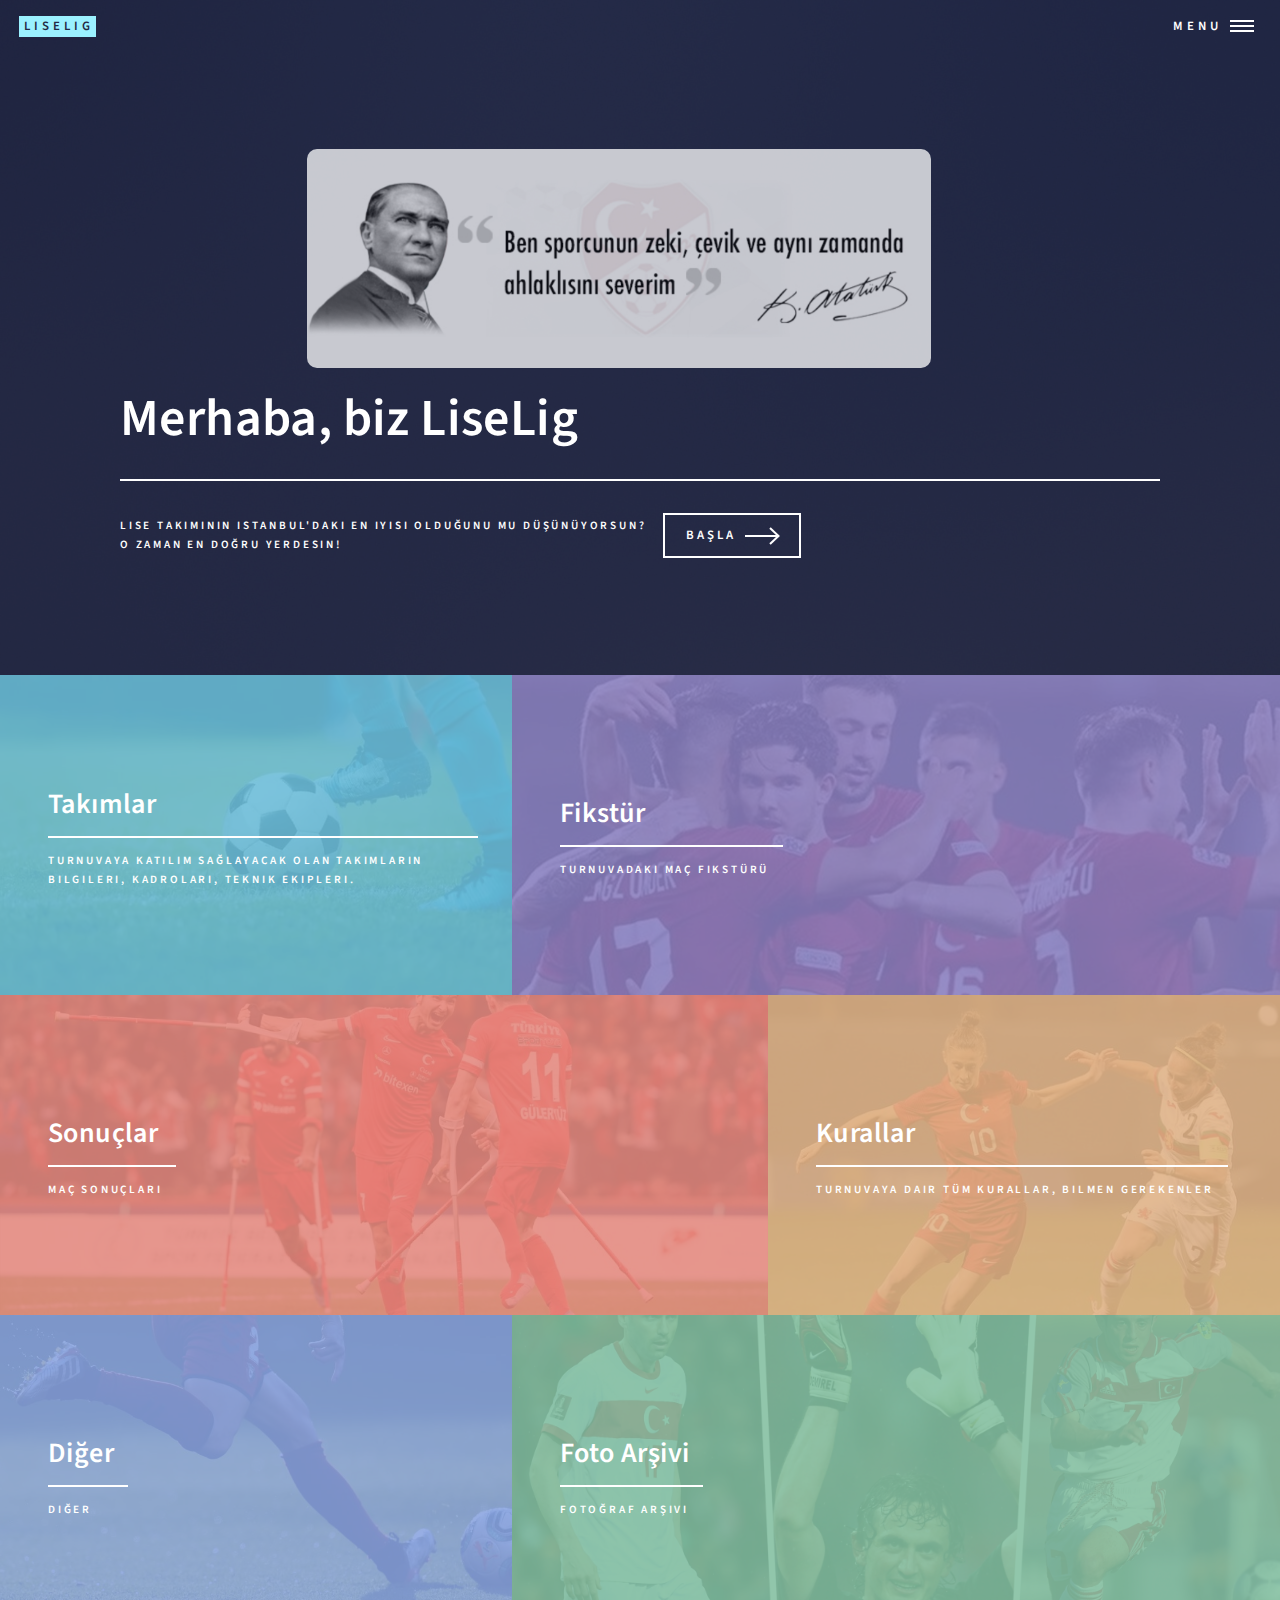
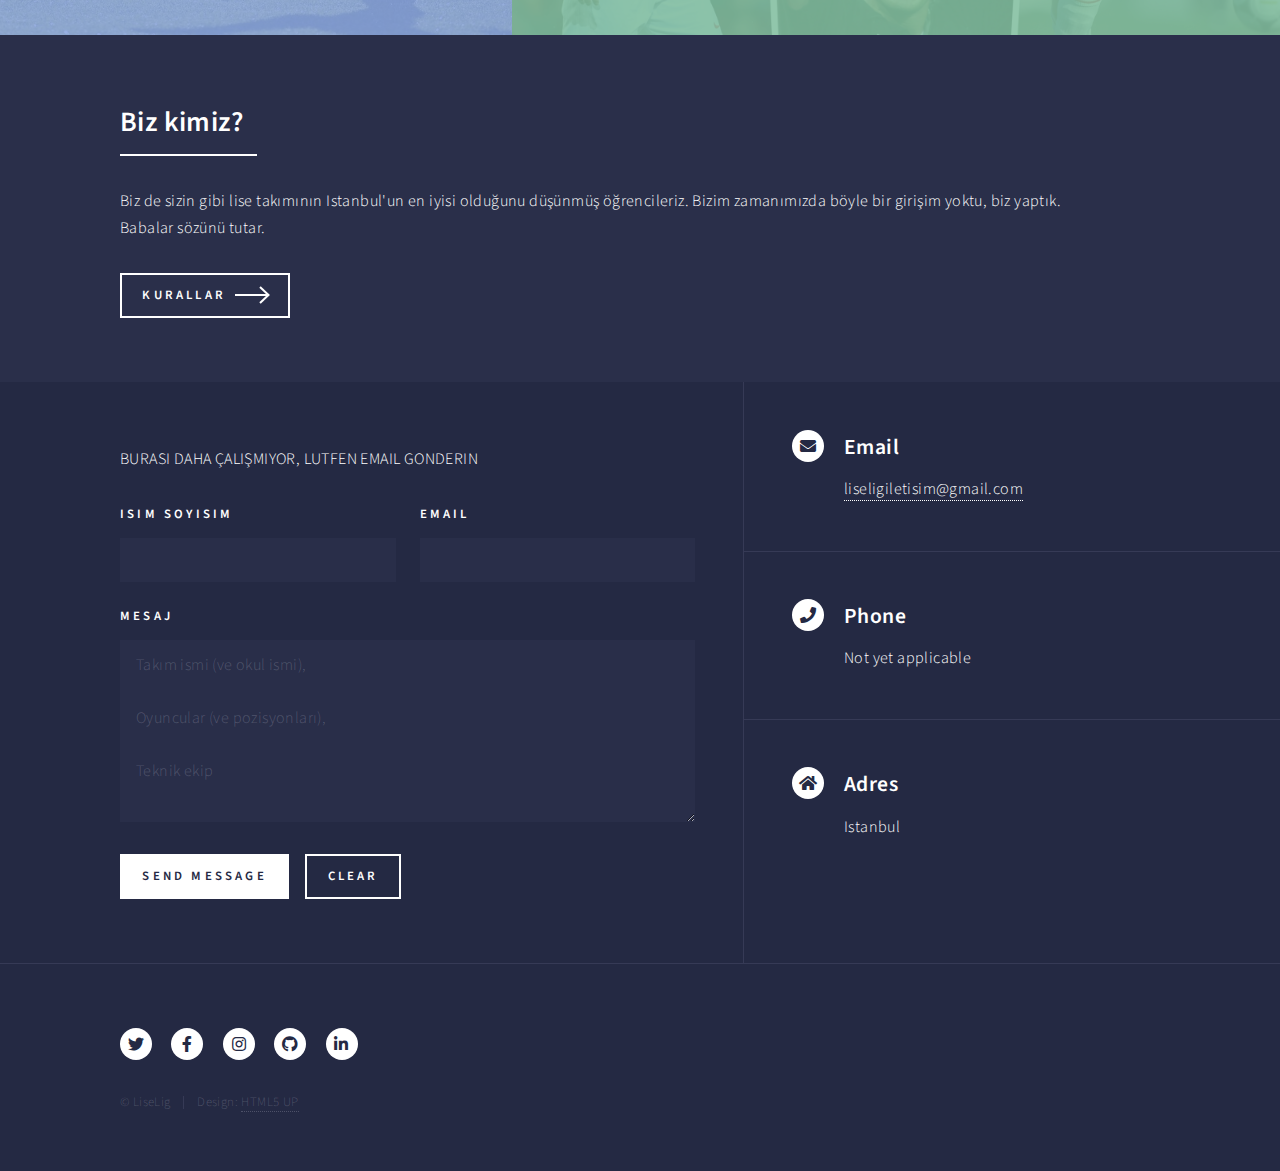
<file: index.html>
<!DOCTYPE HTML>
<html>
	<head>
		<title>Liselig - Main</title>
		<meta charset="utf-8" />
		<meta name="viewport" content="width=device-width, initial-scale=1, user-scalable=no" />
		<link rel="stylesheet" href="assets/css/main.css" />
		<noscript><link rel="stylesheet" href="assets/css/noscript.css" /></noscript>
	</head>
	<body class="is-preload">

		<!-- Wrapper -->
			<div id="wrapper">

				<!-- Header -->
					<header id="header" class="alt">
						<a href="index.html" class="logo"><strong>Liselig</strong> <span></span></a>
						<nav>
							<a href="#menu">Menu</a>
						</nav>
					</header>

				<!-- Menu -->
					<nav id="menu">
						<ul class="links">
							<li><a href="index.html">Ana Sayfa</a></li>
							<li><a href="rules.html">Kurallar</a></li>
							<!--
							<li><a href="generic.html">İki</a></li>
							<li><a href="elements.html">Üc</a></li>
							-->
						</ul>
						<ul class="actions stacked">
							<li><a href="#" class="button primary fit">Başla</a></li>
							<!--
							<li><a href="#" class="button fit">Giriş yap</a></li>
							-->
						</ul>
					</nav>

				<!-- Banner -->
					<section id="banner" class="major">
						<div class="inner">
							<span class="">
								<img src="images/ataturk.jpg" alt="" style="width: 60%; margin-left: 18%; opacity: 75%; border-radius: 10px;"/>
							</span>
							<header class="major">
								<h1>Merhaba, biz LiseLig</h1>
							</header>
							<div class="content">
								<p>Lise takımının Istanbul'daki en iyisi olduğunu mu düşünüyorsun?<br />
								O zaman en doğru yerdesin!</p>
								<ul class="actions">
									<li><a href="#one" class="button next scrolly">Başla</a></li>
								</ul>
							</div>
						</div>
					</section>

				<!-- Main -->
					<div id="main">

						<!-- One -->
							<section id="one" class="tiles">
								<article>
									<span class="image">
										<img src="images/pic12.jpg" alt="" />
									</span>
									<header class="major">
										<h3><a href="rules.html" class="link">Takımlar</a></h3>
										<p>Turnuvaya katılım sağlayacak olan takımların bilgileri, kadroları, teknik ekipleri.</p>
									</header>
								</article>
								<article>
									<span class="image">
										<img src="images/pic13.jpg" alt="" />
									</span>
									<header class="major">
										<h3><a href="rules.html" class="link">Fikstür</a></h3>
										<p>Turnuvadaki maç fikstürü</p>
									</header>
								</article>
								<article>
									<span class="image">
										<img src="images/pic14.jpg" alt="" />
									</span>
									<header class="major">
										<h3><a href="rules.html" class="link">Sonuçlar</a></h3>
										<p>Maç sonuçları</p>
									</header>
								</article>
								<article>
									<span class="image">
										<img src="images/pic15.jpg" alt="" />
									</span>
									<header class="major">
										<h3><a href="rules.html" class="link">Kurallar</a></h3>
										<p>Turnuvaya dair tüm kurallar, bilmen gerekenler</p>
									</header>
								</article>
								<article>
									<span class="image">
										<img src="images/pic16.jpg" alt="" />
									</span>
									<header class="major">
										<h3><a href="rules.html" class="link">Diğer</a></h3>
										<p>Diğer</p>
									</header>
								</article>
								<article>
									<span class="image">
										<img src="images/pic17.jpg" alt="" />
									</span>
									<header class="major">
										<h3><a href="rules.html" class="link">Foto Arşivi</a></h3>
										<p>Fotoğraf arşivi</p>
									</header>
								</article>
							</section>

						<!-- Two -->
							<section id="two">
								<div class="inner">
									<header class="major">
										<h2>Biz kimiz?</h2>
									</header>
									<p>Biz de sizin gibi lise takımının Istanbul'un en iyisi olduğunu düşünmüş öğrencileriz. Bizim zamanımızda böyle bir girişim yoktu, biz yaptık. <br>Babalar sözünü tutar. </p>
									<ul class="actions">
										<li><a href="rules.html" class="button next">Kurallar</a></li>
									</ul>
								</div>
							</section>

					</div>

				<!-- Contact -->
					<section id="contact">
						<div class="inner">
							<section>
								<form method="post" action="#">
									<p>BURASI DAHA ÇALIŞMIYOR, LUTFEN EMAIL GONDERIN <br></p>
									<div class="fields">
										<div class="field half">
											<label for="name">Isim soyisim</label>
											<input type="text" name="name" id="name" />
										</div>
										<div class="field half">
											<label for="email">Email</label>
											<input type="text" name="email" id="email" />
										</div>
										<div class="field">
											<label for="message">Mesaj</label>
											<textarea name="message" id="message" placeholder=	"Takım ismi (ve okul ismi),
																								Oyuncular (ve pozisyonları), 
																								Teknik ekip" rows="6"></textarea>
										</div>
									</div>
									<ul class="actions">
										<li><input type="submit" value="Send Message" class="primary" /></li>
										<li><input type="reset" value="Clear" /></li>
									</ul>
								</form>
							</section>
							<section class="split">
								<section>
									<div class="contact-method">
										<span class="icon solid alt fa-envelope"></span>
										<h3>Email</h3>
										<a href="mailto:liseligiletisim@gmail.com">liseligiletisim@gmail.com</a>
									</div>
								</section>
								<section>
									<div class="contact-method">
										<span class="icon solid alt fa-phone"></span>
										<h3>Phone</h3>
										<span>Not yet applicable</span>
									</div>
								</section>
								<section>
									<div class="contact-method">
										<span class="icon solid alt fa-home"></span>
										<h3>Adres</h3>
										<span>Istanbul</span>
									</div>
								</section>
							</section>
						</div>
					</section>

				<!-- Footer -->
					<footer id="footer">
						<div class="inner">
							<ul class="icons">
								<li><a href="#" class="icon brands alt fa-twitter"><span class="label">Twitter</span></a></li>
								<li><a href="#" class="icon brands alt fa-facebook-f"><span class="label">Facebook</span></a></li>
								<li><a href="#" class="icon brands alt fa-instagram"><span class="label">Instagram</span></a></li>
								<li><a href="#" class="icon brands alt fa-github"><span class="label">GitHub</span></a></li>
								<li><a href="#" class="icon brands alt fa-linkedin-in"><span class="label">LinkedIn</span></a></li>
							</ul>
							<ul class="copyright">
								<li>&copy; LiseLig</li><li>Design: <a href="https://html5up.net">HTML5 UP</a></li>
							</ul>
						</div>
					</footer>

			</div>

		<!-- Scripts -->
			<script src="assets/js/jquery.min.js"></script>
			<script src="assets/js/jquery.scrolly.min.js"></script>
			<script src="assets/js/jquery.scrollex.min.js"></script>
			<script src="assets/js/browser.min.js"></script>
			<script src="assets/js/breakpoints.min.js"></script>
			<script src="assets/js/util.js"></script>
			<script src="assets/js/main.js"></script>

	</body>
</html>
</file>
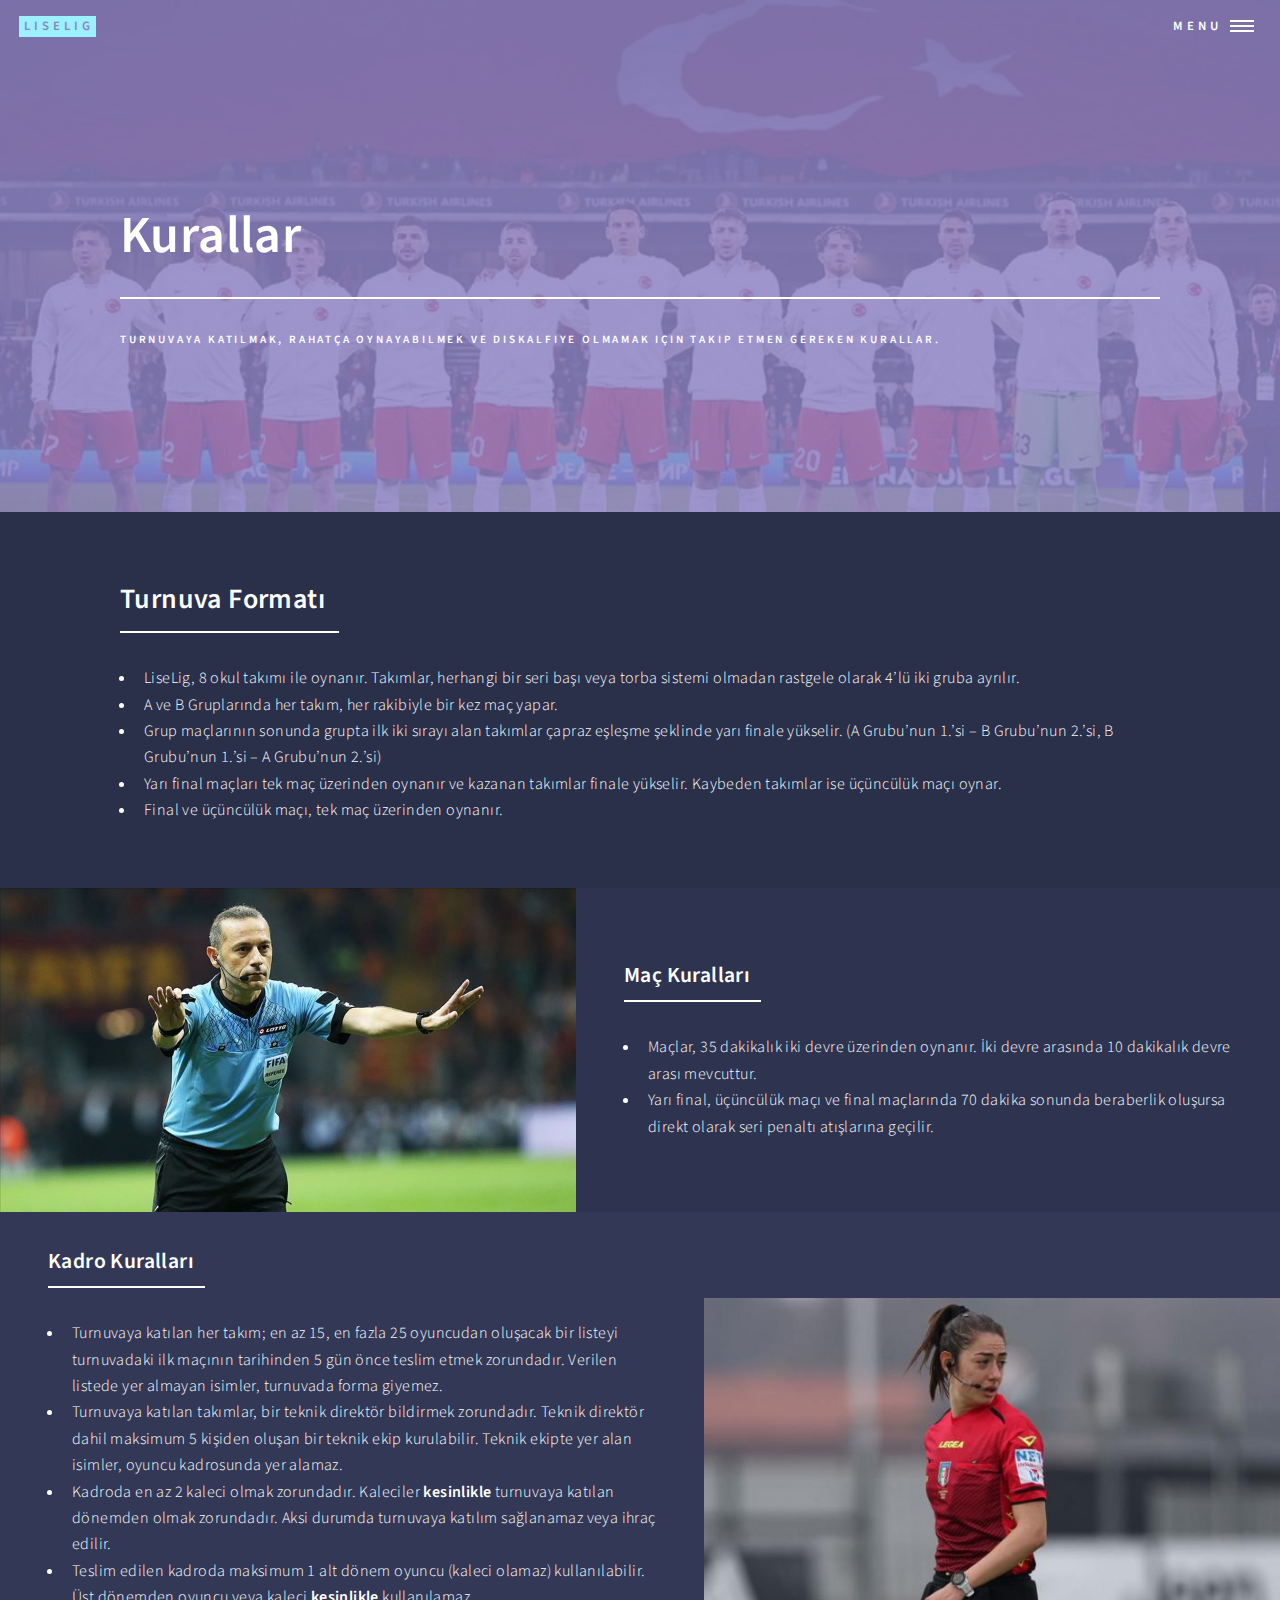
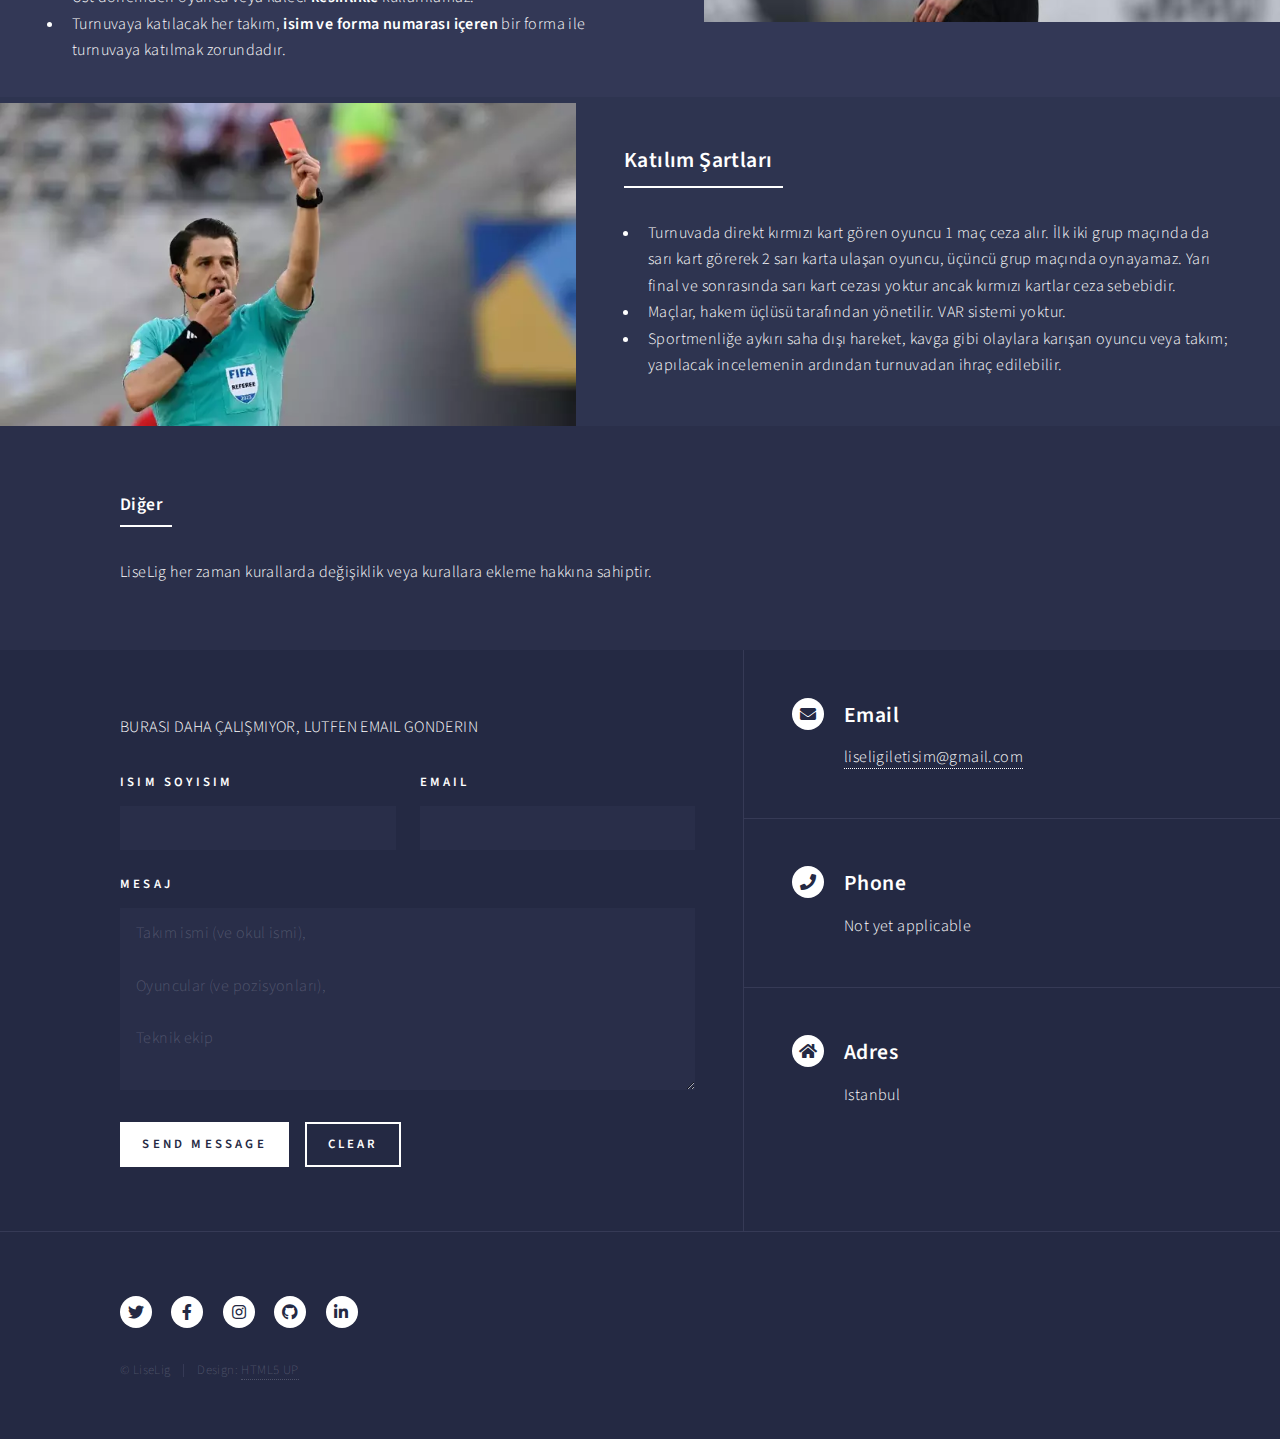
<file: rules.html>
<!DOCTYPE HTML>
<html>
	<head>
		<title>Liselig - Rules</title>
		<meta charset="utf-8" />
		<meta name="viewport" content="width=device-width, initial-scale=1, user-scalable=no" />
		<link rel="stylesheet" href="assets/css/main.css" />
		<noscript><link rel="stylesheet" href="assets/css/noscript.css" /></noscript>
	</head>
	<body class="is-preload">

		<!-- Wrapper -->
			<div id="wrapper">

				<!-- Header -->
				<!-- Note: The "styleN" class below should match that of the banner element. -->
					<header id="header" class="alt style2">
						<a href="index.html" class="logo"><strong>LiseLig</strong> <span></span></a>
						<nav>
							<a href="#menu">Menu</a>
						</nav>
					</header>

				<!-- Menu -->
					<nav id="menu">
						<ul class="links">
							<li><a href="index.html">Ana Sayfa</a></li>
							<li><a href="rules.html">Kurallar</a></li>
							<!--
							<li><a href="generic.html">İki</a></li>
							<li><a href="elements.html">Üc</a></li>
							-->
						</ul>
						<ul class="actions stacked">
							<li><a href="#" class="button primary fit">Başla</a></li>
						    <!--
							<li><a href="#" class="button fit">Giriş yap</a></li>
							-->
						</ul>
					</nav>

				<!-- Banner -->
				<!-- Note: The "styleN" class below should match that of the header element. -->
					<section id="banner" class="style2">
						<div class="inner">
							<span class="image">
								<img src="images/pic18.jpg" alt="" />
							</span>
							<header class="major">
								<h1>Kurallar</h1>
							</header>
							<div class="content">
								<p>Turnuvaya katılmak, rahatça oynayabilmek ve diskalfiye olmamak için takip etmen gereken kurallar.</p>
							</div>
						</div>
					</section>

				<!-- Main -->
					<div id="main">

						<!-- One -->
							<section id="one">
								<div class="inner">
									<header class="major">
										<h2>Turnuva Formatı</h2>
									</header>
									<p>
										<ul>
											<li>LiseLig, 8 okul takımı ile oynanır. Takımlar, herhangi bir seri başı veya torba sistemi olmadan rastgele olarak 4’lü iki gruba ayrılır.</li>
											<li>A ve B Gruplarında her takım, her rakibiyle bir kez maç yapar.</li>
											<li>Grup maçlarının sonunda grupta ilk iki sırayı alan takımlar çapraz eşleşme şeklinde yarı finale yükselir. (A Grubu’nun 1.’si – B Grubu’nun 2.’si, B Grubu’nun 1.’si – A Grubu’nun 2.’si)</li>
											<li>Yarı final maçları tek maç üzerinden oynanır ve kazanan takımlar finale yükselir. Kaybeden takımlar ise üçüncülük maçı oynar.</li>
											<li>Final ve üçüncülük maçı, tek maç üzerinden oynanır.</li>
										</ul>
									</p>
								</div>
							</section>

						<!-- Two -->
							<section id="two" class="spotlights">
								<section>
									<a href="#" class="image">
										<img src="images/pic21.jpg" alt="" data-position="center center" />
									</a>
									<div class="content">
										<div class="inner">
											<header class="major">
												<h3>Maç Kuralları</h3>
											</header>
											<p>
												<ul>
													<li>Maçlar, 35 dakikalık iki devre üzerinden oynanır. İki devre arasında 10 dakikalık devre arası mevcuttur.</li>
													<li>Yarı final, üçüncülük maçı ve final maçlarında 70 dakika sonunda beraberlik oluşursa direkt olarak seri penaltı atışlarına geçilir.</li>
												</ul>
											</p>
											<!-- 
											<ul class="actions">
												<li><a href="generic.html" class="button">Learn more</a></li>
											</ul>
											-->
										</div>
									</div>
								</section>
								<section>
									<a href="#" class="image">
										<img src="images/pic20.jpg" alt="" data-position="10% center" style="margin-top: 15%;" />
									</a>
									<div class="content">
										<div class="inner">
											<header class="major">
												<h3>Kadro Kuralları</h3>
											</header>
											<p>
												<ul>
													<li>Turnuvaya katılan her takım; en az 15, en fazla 25 oyuncudan oluşacak bir listeyi turnuvadaki ilk maçının tarihinden 5 gün önce teslim etmek zorundadır. Verilen listede yer almayan isimler, turnuvada forma giyemez.</li>
													<li>Turnuvaya katılan takımlar, bir teknik direktör bildirmek zorundadır. Teknik direktör dahil maksimum 5 kişiden oluşan bir teknik ekip kurulabilir. Teknik ekipte yer alan isimler, oyuncu kadrosunda yer alamaz.</li>
													<li>Kadroda en az 2 kaleci olmak zorundadır. Kaleciler <b>kesinlikle</b> turnuvaya katılan dönemden olmak zorundadır. Aksi durumda turnuvaya katılım sağlanamaz veya ihraç edilir.</li>
													<li>Teslim edilen kadroda maksimum 1 alt dönem oyuncu (kaleci olamaz) kullanılabilir. Üst dönemden oyuncu veya kaleci <b>kesinlikle</b> kullanılamaz.</li>
													<li>Turnuvaya katılacak her takım, <b>isim ve forma numarası içeren</b> bir forma ile turnuvaya katılmak zorundadır.</li>
												</ul>
											</p>
											<!-- 
											<ul class="actions">
												<li><a href="generic.html" class="button">Learn more</a></li>
											</ul>
											-->
										</div>
									</div>
								</section>

								
								<section>
									<a href="#" class="image">
										<img src="images/pic19.jpg" alt="" data-position="25% 25%" style="margin-top: 1%;"/>
									</a>
									<div class="content">
										<div class="inner">
											<header class="major">
												<h3>Katılım Şartları</h3>
											</header>
											<p>
												<ul>
													<li>Turnuvada direkt kırmızı kart gören oyuncu 1 maç ceza alır. İlk iki grup maçında da sarı kart görerek 2 sarı karta ulaşan oyuncu, üçüncü grup maçında oynayamaz. Yarı final ve sonrasında sarı kart cezası yoktur ancak kırmızı kartlar ceza sebebidir.</li>
													<li>Maçlar, hakem üçlüsü tarafından yönetilir. VAR sistemi yoktur.</li>
													<li>Sportmenliğe aykırı saha dışı hareket, kavga gibi olaylara karışan oyuncu veya takım; yapılacak incelemenin ardından turnuvadan ihraç edilebilir.</li>
												</ul>
											</p>
											<!-- 
											<ul class="actions">
												<li><a href="generic.html" class="button">Learn more</a></li>
											</ul>
											-->
										</div>
									</div>
								</section>
							</section>

						<!-- Three -->
							<section id="three">
								<div class="inner">
									<header class="major">
										<h4>Diğer</h4>
									</header>
									<p>LiseLig her zaman kurallarda değişiklik veya kurallara ekleme hakkına sahiptir.</p>
									<!-- 
									<ul class="actions">
										<li><a href="generic.html" class="button next">Get Started</a></li>
									</ul>
									-->
								</div>
							</section>

					</div>

				<!-- Contact -->
				<section id="contact">
					<div class="inner">
						<section>
							<form method="post" action="#">
								<p>BURASI DAHA ÇALIŞMIYOR, LUTFEN EMAIL GONDERIN <br></p>
								<div class="fields">
									<div class="field half">
										<label for="name">Isim soyisim</label>
										<input type="text" name="name" id="name" />
									</div>
									<div class="field half">
										<label for="email">Email</label>
										<input type="text" name="email" id="email" />
									</div>
									<div class="field">
										<label for="message">Mesaj</label>
										<textarea name="message" id="message" placeholder=	"Takım ismi (ve okul ismi),
																							Oyuncular (ve pozisyonları), 
																							Teknik ekip" rows="6"></textarea>
									</div>
								</div>
								<ul class="actions">
									<li><input type="submit" value="Send Message" class="primary" /></li>
									<li><input type="reset" value="Clear" /></li>
								</ul>
							</form>
						</section>
						<section class="split">
							<section>
								<div class="contact-method">
									<span class="icon solid alt fa-envelope"></span>
									<h3>Email</h3>
									<a href="mailto:liseligiletisim@gmail.com">liseligiletisim@gmail.com</a>
								</div>
							</section>
							<section>
								<div class="contact-method">
									<span class="icon solid alt fa-phone"></span>
									<h3>Phone</h3>
									<span>Not yet applicable</span>
								</div>
							</section>
							<section>
								<div class="contact-method">
									<span class="icon solid alt fa-home"></span>
									<h3>Adres</h3>
									<span>Istanbul</span>
								</div>
							</section>
						</section>
					</div>
				</section>

				<!-- Footer -->
					<footer id="footer">
						<div class="inner">
							<ul class="icons">
								<li><a href="#" class="icon brands alt fa-twitter"><span class="label">Twitter</span></a></li>
								<li><a href="#" class="icon brands alt fa-facebook-f"><span class="label">Facebook</span></a></li>
								<li><a href="#" class="icon brands alt fa-instagram"><span class="label">Instagram</span></a></li>
								<li><a href="#" class="icon brands alt fa-github"><span class="label">GitHub</span></a></li>
								<li><a href="#" class="icon brands alt fa-linkedin-in"><span class="label">LinkedIn</span></a></li>
							</ul>
							<ul class="copyright">
								<li>&copy; LiseLig</li><li>Design: <a href="https://html5up.net">HTML5 UP</a></li>
							</ul>
						</div>
					</footer>

			</div>

		<!-- Scripts -->
			<script src="assets/js/jquery.min.js"></script>
			<script src="assets/js/jquery.scrolly.min.js"></script>
			<script src="assets/js/jquery.scrollex.min.js"></script>
			<script src="assets/js/browser.min.js"></script>
			<script src="assets/js/breakpoints.min.js"></script>
			<script src="assets/js/util.js"></script>
			<script src="assets/js/main.js"></script>

	</body>
</html>
</file>
<file: assets/css/noscript.css>
/* Banner */

	body.is-preload #banner:after {
		opacity: 0.85;
	}

	body.is-preload #banner > .inner {
		-moz-filter: none;
		-webkit-filter: none;
		-ms-filter: none;
		filter: none;
		-moz-transform: none;
		-webkit-transform: none;
		-ms-transform: none;
		transform: none;
		opacity: 1;
	}
</file>
<file: assets/css/main.css>
@import url(fontawesome-all.min.css);
@import url("https://fonts.googleapis.com/css?family=Source+Sans+Pro:300,300italic,600,600italic");

html, body, div, span, applet, object,
iframe, h1, h2, h3, h4, h5, h6, p, blockquote,
pre, a, abbr, acronym, address, big, cite,
code, del, dfn, em, img, ins, kbd, q, s, samp,
small, strike, strong, sub, sup, tt, var, b,
u, i, center, dl, dt, dd, ol, ul, li, fieldset,
form, label, legend, table, caption, tbody,
tfoot, thead, tr, th, td, article, aside,
canvas, details, embed, figure, figcaption,
footer, header, hgroup, menu, nav, output, ruby,
section, summary, time, mark, audio, video {
	margin: 0;
	padding: 0;
	border: 0;
	font-size: 100%;
	font: inherit;
	vertical-align: baseline;}

article, aside, details, figcaption, figure,
footer, header, hgroup, menu, nav, section {
	display: block;}

body {
	line-height: 1;
}

ol, ul {
	list-style: none;
}

blockquote, q {
	quotes: none;
}

	blockquote:before, blockquote:after, q:before, q:after {
		content: '';
		content: none;
	}

table {
	border-collapse: collapse;
	border-spacing: 0;
}

body {
	-webkit-text-size-adjust: none;
}

mark {
	background-color: transparent;
	color: inherit;
}

input::-moz-focus-inner {
	border: 0;
	padding: 0;
}

input, select, textarea {
	-moz-appearance: none;
	-webkit-appearance: none;
	-ms-appearance: none;
	appearance: none;
}

/* Basic */

	@-ms-viewport {
		width: device-width;
	}

	body {
		-ms-overflow-style: scrollbar;
	}

	@media screen and (max-width: 480px) {

		html, body {
			min-width: 320px;
		}

	}

	html {
		box-sizing: border-box;
	}

	*, *:before, *:after {
		box-sizing: inherit;
	}

	body {
		background: #242943;
	}

		body.is-preload *, body.is-preload *:before, body.is-preload *:after {
			-moz-animation: none !important;
			-webkit-animation: none !important;
			-ms-animation: none !important;
			animation: none !important;
			-moz-transition: none !important;
			-webkit-transition: none !important;
			-ms-transition: none !important;
			transition: none !important;
		}

/* Type */

	body, input, select, textarea {
		color: #ffffff;
		font-family: "Source Sans Pro", Helvetica, sans-serif;
		font-size: 17pt;
		font-weight: 300;
		letter-spacing: 0.025em;
		line-height: 1.65;
	}

		@media screen and (max-width: 1680px) {

			body, input, select, textarea {
				font-size: 14pt;
			}

		}

		@media screen and (max-width: 1280px) {

			body, input, select, textarea {
				font-size: 12pt;
			}

		}

		@media screen and (max-width: 360px) {

			body, input, select, textarea {
				font-size: 11pt;
			}

		}

	a {
		-moz-transition: color 0.2s ease-in-out, border-bottom-color 0.2s ease-in-out;
		-webkit-transition: color 0.2s ease-in-out, border-bottom-color 0.2s ease-in-out;
		-ms-transition: color 0.2s ease-in-out, border-bottom-color 0.2s ease-in-out;
		transition: color 0.2s ease-in-out, border-bottom-color 0.2s ease-in-out;
		border-bottom: dotted 1px;
		color: inherit;
		text-decoration: none;
	}

		a:hover {
			border-bottom-color: transparent;
			color: #9bf1ff !important;
		}

		a:active {
			color: #53e3fb !important;
		}

	strong, b {
		color: #ffffff;
		font-weight: 600;
	}

	em, i {
		font-style: italic;
	}

	p {
		margin: 0 0 2em 0;
	}

	h1, h2, h3, h4, h5, h6 {
		color: #ffffff;
		font-weight: 600;
		line-height: 1.65;
		margin: 0 0 1em 0;
	}

		h1 a, h2 a, h3 a, h4 a, h5 a, h6 a {
			color: inherit;
			border-bottom: 0;
		}

	h1 {
		font-size: 2.5em;
	}

	h2 {
		font-size: 1.75em;
	}

	h3 {
		font-size: 1.35em;
	}

	h4 {
		font-size: 1.1em;
	}

	h5 {
		font-size: 0.9em;
	}

	h6 {
		font-size: 0.7em;
	}

	@media screen and (max-width: 736px) {

		h1 {
			font-size: 2em;
		}

		h2 {
			font-size: 1.5em;
		}

		h3 {
			font-size: 1.25em;
		}

	}

	sub {
		font-size: 0.8em;
		position: relative;
		top: 0.5em;
	}

	sup {
		font-size: 0.8em;
		position: relative;
		top: -0.5em;
	}

	blockquote {
		border-left: solid 4px rgba(212, 212, 255, 0.1);
		font-style: italic;
		margin: 0 0 2em 0;
		padding: 0.5em 0 0.5em 2em;
	}

	code {
		background: rgba(212, 212, 255, 0.035);
		font-family: "Courier New", monospace;
		font-size: 0.9em;
		margin: 0 0.25em;
		padding: 0.25em 0.65em;
	}

	pre {
		-webkit-overflow-scrolling: touch;
		font-family: "Courier New", monospace;
		font-size: 0.9em;
		margin: 0 0 2em 0;
	}

		pre code {
			display: block;
			line-height: 1.75;
			padding: 1em 1.5em;
			overflow-x: auto;
		}

	hr {
		border: 0;
		border-bottom: solid 1px rgba(212, 212, 255, 0.1);
		margin: 2em 0;
	}

		hr.major {
			margin: 3em 0;
		}

	.align-left {
		text-align: left;
	}

	.align-center {
		text-align: center;
	}

	.align-right {
		text-align: right;
	}

/* Row */

	.row {
		display: flex;
		flex-wrap: wrap;
		box-sizing: border-box;
		align-items: stretch;
	}

		.row > * {
			box-sizing: border-box;
		}

		.row.gtr-uniform > * > :last-child {
			margin-bottom: 0;
		}

		.row.aln-left {
			justify-content: flex-start;
		}

		.row.aln-center {
			justify-content: center;
		}

		.row.aln-right {
			justify-content: flex-end;
		}

		.row.aln-top {
			align-items: flex-start;
		}

		.row.aln-middle {
			align-items: center;
		}

		.row.aln-bottom {
			align-items: flex-end;
		}

		.row > .imp {
			order: -1;
		}

		.row > .col-1 {
			width: 8.33333%;
		}

		.row > .off-1 {
			margin-left: 8.33333%;
		}

		.row > .col-2 {
			width: 16.66667%;
		}

		.row > .off-2 {
			margin-left: 16.66667%;
		}

		.row > .col-3 {
			width: 25%;
		}

		.row > .off-3 {
			margin-left: 25%;
		}

		.row > .col-4 {
			width: 33.33333%;
		}

		.row > .off-4 {
			margin-left: 33.33333%;
		}

		.row > .col-5 {
			width: 41.66667%;
		}

		.row > .off-5 {
			margin-left: 41.66667%;
		}

		.row > .col-6 {
			width: 50%;
		}

		.row > .off-6 {
			margin-left: 50%;
		}

		.row > .col-7 {
			width: 58.33333%;
		}

		.row > .off-7 {
			margin-left: 58.33333%;
		}

		.row > .col-8 {
			width: 66.66667%;
		}

		.row > .off-8 {
			margin-left: 66.66667%;
		}

		.row > .col-9 {
			width: 75%;
		}

		.row > .off-9 {
			margin-left: 75%;
		}

		.row > .col-10 {
			width: 83.33333%;
		}

		.row > .off-10 {
			margin-left: 83.33333%;
		}

		.row > .col-11 {
			width: 91.66667%;
		}

		.row > .off-11 {
			margin-left: 91.66667%;
		}

		.row > .col-12 {
			width: 100%;
		}

		.row > .off-12 {
			margin-left: 100%;
		}

		.row.gtr-0 {
			margin-top: 0;
			margin-left: 0em;
		}

			.row.gtr-0 > * {
				padding: 0 0 0 0em;
			}

			.row.gtr-0.gtr-uniform {
				margin-top: 0em;
			}

				.row.gtr-0.gtr-uniform > * {
					padding-top: 0em;
				}

		.row.gtr-25 {
			margin-top: 0;
			margin-left: -0.5em;
		}

			.row.gtr-25 > * {
				padding: 0 0 0 0.5em;
			}

			.row.gtr-25.gtr-uniform {
				margin-top: -0.5em;
			}

				.row.gtr-25.gtr-uniform > * {
					padding-top: 0.5em;
				}

		.row.gtr-50 {
			margin-top: 0;
			margin-left: -1em;
		}

			.row.gtr-50 > * {
				padding: 0 0 0 1em;
			}

			.row.gtr-50.gtr-uniform {
				margin-top: -1em;
			}

				.row.gtr-50.gtr-uniform > * {
					padding-top: 1em;
				}

		.row {
			margin-top: 0;
			margin-left: -2em;
		}

			.row > * {
				padding: 0 0 0 2em;
			}

			.row.gtr-uniform {
				margin-top: -2em;
			}

				.row.gtr-uniform > * {
					padding-top: 2em;
				}

		.row.gtr-150 {
			margin-top: 0;
			margin-left: -3em;
		}

			.row.gtr-150 > * {
				padding: 0 0 0 3em;
			}

			.row.gtr-150.gtr-uniform {
				margin-top: -3em;
			}

				.row.gtr-150.gtr-uniform > * {
					padding-top: 3em;
				}

		.row.gtr-200 {
			margin-top: 0;
			margin-left: -4em;
		}

			.row.gtr-200 > * {
				padding: 0 0 0 4em;
			}

			.row.gtr-200.gtr-uniform {
				margin-top: -4em;
			}

				.row.gtr-200.gtr-uniform > * {
					padding-top: 4em;
				}

		@media screen and (max-width: 1680px) {

			.row {
				display: flex;
				flex-wrap: wrap;
				box-sizing: border-box;
				align-items: stretch;
			}

				.row > * {
					box-sizing: border-box;
				}

				.row.gtr-uniform > * > :last-child {
					margin-bottom: 0;
				}

				.row.aln-left {
					justify-content: flex-start;
				}

				.row.aln-center {
					justify-content: center;
				}

				.row.aln-right {
					justify-content: flex-end;
				}

				.row.aln-top {
					align-items: flex-start;
				}

				.row.aln-middle {
					align-items: center;
				}

				.row.aln-bottom {
					align-items: flex-end;
				}

				.row > .imp-xlarge {
					order: -1;
				}

				.row > .col-1-xlarge {
					width: 8.33333%;
				}

				.row > .off-1-xlarge {
					margin-left: 8.33333%;
				}

				.row > .col-2-xlarge {
					width: 16.66667%;
				}

				.row > .off-2-xlarge {
					margin-left: 16.66667%;
				}

				.row > .col-3-xlarge {
					width: 25%;
				}

				.row > .off-3-xlarge {
					margin-left: 25%;
				}

				.row > .col-4-xlarge {
					width: 33.33333%;
				}

				.row > .off-4-xlarge {
					margin-left: 33.33333%;
				}

				.row > .col-5-xlarge {
					width: 41.66667%;
				}

				.row > .off-5-xlarge {
					margin-left: 41.66667%;
				}

				.row > .col-6-xlarge {
					width: 50%;
				}

				.row > .off-6-xlarge {
					margin-left: 50%;
				}

				.row > .col-7-xlarge {
					width: 58.33333%;
				}

				.row > .off-7-xlarge {
					margin-left: 58.33333%;
				}

				.row > .col-8-xlarge {
					width: 66.66667%;
				}

				.row > .off-8-xlarge {
					margin-left: 66.66667%;
				}

				.row > .col-9-xlarge {
					width: 75%;
				}

				.row > .off-9-xlarge {
					margin-left: 75%;
				}

				.row > .col-10-xlarge {
					width: 83.33333%;
				}

				.row > .off-10-xlarge {
					margin-left: 83.33333%;
				}

				.row > .col-11-xlarge {
					width: 91.66667%;
				}

				.row > .off-11-xlarge {
					margin-left: 91.66667%;
				}

				.row > .col-12-xlarge {
					width: 100%;
				}

				.row > .off-12-xlarge {
					margin-left: 100%;
				}

				.row.gtr-0 {
					margin-top: 0;
					margin-left: 0em;
				}

					.row.gtr-0 > * {
						padding: 0 0 0 0em;
					}

					.row.gtr-0.gtr-uniform {
						margin-top: 0em;
					}

						.row.gtr-0.gtr-uniform > * {
							padding-top: 0em;
						}

				.row.gtr-25 {
					margin-top: 0;
					margin-left: -0.5em;
				}

					.row.gtr-25 > * {
						padding: 0 0 0 0.5em;
					}

					.row.gtr-25.gtr-uniform {
						margin-top: -0.5em;
					}

						.row.gtr-25.gtr-uniform > * {
							padding-top: 0.5em;
						}

				.row.gtr-50 {
					margin-top: 0;
					margin-left: -1em;
				}

					.row.gtr-50 > * {
						padding: 0 0 0 1em;
					}

					.row.gtr-50.gtr-uniform {
						margin-top: -1em;
					}

						.row.gtr-50.gtr-uniform > * {
							padding-top: 1em;
						}

				.row {
					margin-top: 0;
					margin-left: -2em;
				}

					.row > * {
						padding: 0 0 0 2em;
					}

					.row.gtr-uniform {
						margin-top: -2em;
					}

						.row.gtr-uniform > * {
							padding-top: 2em;
						}

				.row.gtr-150 {
					margin-top: 0;
					margin-left: -3em;
				}

					.row.gtr-150 > * {
						padding: 0 0 0 3em;
					}

					.row.gtr-150.gtr-uniform {
						margin-top: -3em;
					}

						.row.gtr-150.gtr-uniform > * {
							padding-top: 3em;
						}

				.row.gtr-200 {
					margin-top: 0;
					margin-left: -4em;
				}

					.row.gtr-200 > * {
						padding: 0 0 0 4em;
					}

					.row.gtr-200.gtr-uniform {
						margin-top: -4em;
					}

						.row.gtr-200.gtr-uniform > * {
							padding-top: 4em;
						}

		}

		@media screen and (max-width: 1280px) {

			.row {
				display: flex;
				flex-wrap: wrap;
				box-sizing: border-box;
				align-items: stretch;
			}

				.row > * {
					box-sizing: border-box;
				}

				.row.gtr-uniform > * > :last-child {
					margin-bottom: 0;
				}

				.row.aln-left {
					justify-content: flex-start;
				}

				.row.aln-center {
					justify-content: center;
				}

				.row.aln-right {
					justify-content: flex-end;
				}

				.row.aln-top {
					align-items: flex-start;
				}

				.row.aln-middle {
					align-items: center;
				}

				.row.aln-bottom {
					align-items: flex-end;
				}

				.row > .imp-large {
					order: -1;
				}

				.row > .col-1-large {
					width: 8.33333%;
				}

				.row > .off-1-large {
					margin-left: 8.33333%;
				}

				.row > .col-2-large {
					width: 16.66667%;
				}

				.row > .off-2-large {
					margin-left: 16.66667%;
				}

				.row > .col-3-large {
					width: 25%;
				}

				.row > .off-3-large {
					margin-left: 25%;
				}

				.row > .col-4-large {
					width: 33.33333%;
				}

				.row > .off-4-large {
					margin-left: 33.33333%;
				}

				.row > .col-5-large {
					width: 41.66667%;
				}

				.row > .off-5-large {
					margin-left: 41.66667%;
				}

				.row > .col-6-large {
					width: 50%;
				}

				.row > .off-6-large {
					margin-left: 50%;
				}

				.row > .col-7-large {
					width: 58.33333%;
				}

				.row > .off-7-large {
					margin-left: 58.33333%;
				}

				.row > .col-8-large {
					width: 66.66667%;
				}

				.row > .off-8-large {
					margin-left: 66.66667%;
				}

				.row > .col-9-large {
					width: 75%;
				}

				.row > .off-9-large {
					margin-left: 75%;
				}

				.row > .col-10-large {
					width: 83.33333%;
				}

				.row > .off-10-large {
					margin-left: 83.33333%;
				}

				.row > .col-11-large {
					width: 91.66667%;
				}

				.row > .off-11-large {
					margin-left: 91.66667%;
				}

				.row > .col-12-large {
					width: 100%;
				}

				.row > .off-12-large {
					margin-left: 100%;
				}

				.row.gtr-0 {
					margin-top: 0;
					margin-left: 0em;
				}

					.row.gtr-0 > * {
						padding: 0 0 0 0em;
					}

					.row.gtr-0.gtr-uniform {
						margin-top: 0em;
					}

						.row.gtr-0.gtr-uniform > * {
							padding-top: 0em;
						}

				.row.gtr-25 {
					margin-top: 0;
					margin-left: -0.375em;
				}

					.row.gtr-25 > * {
						padding: 0 0 0 0.375em;
					}

					.row.gtr-25.gtr-uniform {
						margin-top: -0.375em;
					}

						.row.gtr-25.gtr-uniform > * {
							padding-top: 0.375em;
						}

				.row.gtr-50 {
					margin-top: 0;
					margin-left: -0.75em;
				}

					.row.gtr-50 > * {
						padding: 0 0 0 0.75em;
					}

					.row.gtr-50.gtr-uniform {
						margin-top: -0.75em;
					}

						.row.gtr-50.gtr-uniform > * {
							padding-top: 0.75em;
						}

				.row {
					margin-top: 0;
					margin-left: -1.5em;
				}

					.row > * {
						padding: 0 0 0 1.5em;
					}

					.row.gtr-uniform {
						margin-top: -1.5em;
					}

						.row.gtr-uniform > * {
							padding-top: 1.5em;
						}

				.row.gtr-150 {
					margin-top: 0;
					margin-left: -2.25em;
				}

					.row.gtr-150 > * {
						padding: 0 0 0 2.25em;
					}

					.row.gtr-150.gtr-uniform {
						margin-top: -2.25em;
					}

						.row.gtr-150.gtr-uniform > * {
							padding-top: 2.25em;
						}

				.row.gtr-200 {
					margin-top: 0;
					margin-left: -3em;
				}

					.row.gtr-200 > * {
						padding: 0 0 0 3em;
					}

					.row.gtr-200.gtr-uniform {
						margin-top: -3em;
					}

						.row.gtr-200.gtr-uniform > * {
							padding-top: 3em;
						}

		}

		@media screen and (max-width: 980px) {

			.row {
				display: flex;
				flex-wrap: wrap;
				box-sizing: border-box;
				align-items: stretch;
			}

				.row > * {
					box-sizing: border-box;
				}

				.row.gtr-uniform > * > :last-child {
					margin-bottom: 0;
				}

				.row.aln-left {
					justify-content: flex-start;
				}

				.row.aln-center {
					justify-content: center;
				}

				.row.aln-right {
					justify-content: flex-end;
				}

				.row.aln-top {
					align-items: flex-start;
				}

				.row.aln-middle {
					align-items: center;
				}

				.row.aln-bottom {
					align-items: flex-end;
				}

				.row > .imp-medium {
					order: -1;
				}

				.row > .col-1-medium {
					width: 8.33333%;
				}

				.row > .off-1-medium {
					margin-left: 8.33333%;
				}

				.row > .col-2-medium {
					width: 16.66667%;
				}

				.row > .off-2-medium {
					margin-left: 16.66667%;
				}

				.row > .col-3-medium {
					width: 25%;
				}

				.row > .off-3-medium {
					margin-left: 25%;
				}

				.row > .col-4-medium {
					width: 33.33333%;
				}

				.row > .off-4-medium {
					margin-left: 33.33333%;
				}

				.row > .col-5-medium {
					width: 41.66667%;
				}

				.row > .off-5-medium {
					margin-left: 41.66667%;
				}

				.row > .col-6-medium {
					width: 50%;
				}

				.row > .off-6-medium {
					margin-left: 50%;
				}

				.row > .col-7-medium {
					width: 58.33333%;
				}

				.row > .off-7-medium {
					margin-left: 58.33333%;
				}

				.row > .col-8-medium {
					width: 66.66667%;
				}

				.row > .off-8-medium {
					margin-left: 66.66667%;
				}

				.row > .col-9-medium {
					width: 75%;
				}

				.row > .off-9-medium {
					margin-left: 75%;
				}

				.row > .col-10-medium {
					width: 83.33333%;
				}

				.row > .off-10-medium {
					margin-left: 83.33333%;
				}

				.row > .col-11-medium {
					width: 91.66667%;
				}

				.row > .off-11-medium {
					margin-left: 91.66667%;
				}

				.row > .col-12-medium {
					width: 100%;
				}

				.row > .off-12-medium {
					margin-left: 100%;
				}

				.row.gtr-0 {
					margin-top: 0;
					margin-left: 0em;
				}

					.row.gtr-0 > * {
						padding: 0 0 0 0em;
					}

					.row.gtr-0.gtr-uniform {
						margin-top: 0em;
					}

						.row.gtr-0.gtr-uniform > * {
							padding-top: 0em;
						}

				.row.gtr-25 {
					margin-top: 0;
					margin-left: -0.375em;
				}

					.row.gtr-25 > * {
						padding: 0 0 0 0.375em;
					}

					.row.gtr-25.gtr-uniform {
						margin-top: -0.375em;
					}

						.row.gtr-25.gtr-uniform > * {
							padding-top: 0.375em;
						}

				.row.gtr-50 {
					margin-top: 0;
					margin-left: -0.75em;
				}

					.row.gtr-50 > * {
						padding: 0 0 0 0.75em;
					}

					.row.gtr-50.gtr-uniform {
						margin-top: -0.75em;
					}

						.row.gtr-50.gtr-uniform > * {
							padding-top: 0.75em;
						}

				.row {
					margin-top: 0;
					margin-left: -1.5em;
				}

					.row > * {
						padding: 0 0 0 1.5em;
					}

					.row.gtr-uniform {
						margin-top: -1.5em;
					}

						.row.gtr-uniform > * {
							padding-top: 1.5em;
						}

				.row.gtr-150 {
					margin-top: 0;
					margin-left: -2.25em;
				}

					.row.gtr-150 > * {
						padding: 0 0 0 2.25em;
					}

					.row.gtr-150.gtr-uniform {
						margin-top: -2.25em;
					}

						.row.gtr-150.gtr-uniform > * {
							padding-top: 2.25em;
						}

				.row.gtr-200 {
					margin-top: 0;
					margin-left: -3em;
				}

					.row.gtr-200 > * {
						padding: 0 0 0 3em;
					}

					.row.gtr-200.gtr-uniform {
						margin-top: -3em;
					}

						.row.gtr-200.gtr-uniform > * {
							padding-top: 3em;
						}

		}

		@media screen and (max-width: 736px) {

			.row {
				display: flex;
				flex-wrap: wrap;
				box-sizing: border-box;
				align-items: stretch;
			}

				.row > * {
					box-sizing: border-box;
				}

				.row.gtr-uniform > * > :last-child {
					margin-bottom: 0;
				}

				.row.aln-left {
					justify-content: flex-start;
				}

				.row.aln-center {
					justify-content: center;
				}

				.row.aln-right {
					justify-content: flex-end;
				}

				.row.aln-top {
					align-items: flex-start;
				}

				.row.aln-middle {
					align-items: center;
				}

				.row.aln-bottom {
					align-items: flex-end;
				}

				.row > .imp-small {
					order: -1;
				}

				.row > .col-1-small {
					width: 8.33333%;
				}

				.row > .off-1-small {
					margin-left: 8.33333%;
				}

				.row > .col-2-small {
					width: 16.66667%;
				}

				.row > .off-2-small {
					margin-left: 16.66667%;
				}

				.row > .col-3-small {
					width: 25%;
				}

				.row > .off-3-small {
					margin-left: 25%;
				}

				.row > .col-4-small {
					width: 33.33333%;
				}

				.row > .off-4-small {
					margin-left: 33.33333%;
				}

				.row > .col-5-small {
					width: 41.66667%;
				}

				.row > .off-5-small {
					margin-left: 41.66667%;
				}

				.row > .col-6-small {
					width: 50%;
				}

				.row > .off-6-small {
					margin-left: 50%;
				}

				.row > .col-7-small {
					width: 58.33333%;
				}

				.row > .off-7-small {
					margin-left: 58.33333%;
				}

				.row > .col-8-small {
					width: 66.66667%;
				}

				.row > .off-8-small {
					margin-left: 66.66667%;
				}

				.row > .col-9-small {
					width: 75%;
				}

				.row > .off-9-small {
					margin-left: 75%;
				}

				.row > .col-10-small {
					width: 83.33333%;
				}

				.row > .off-10-small {
					margin-left: 83.33333%;
				}

				.row > .col-11-small {
					width: 91.66667%;
				}

				.row > .off-11-small {
					margin-left: 91.66667%;
				}

				.row > .col-12-small {
					width: 100%;
				}

				.row > .off-12-small {
					margin-left: 100%;
				}

				.row.gtr-0 {
					margin-top: 0;
					margin-left: 0em;
				}

					.row.gtr-0 > * {
						padding: 0 0 0 0em;
					}

					.row.gtr-0.gtr-uniform {
						margin-top: 0em;
					}

						.row.gtr-0.gtr-uniform > * {
							padding-top: 0em;
						}

				.row.gtr-25 {
					margin-top: 0;
					margin-left: -0.3125em;
				}

					.row.gtr-25 > * {
						padding: 0 0 0 0.3125em;
					}

					.row.gtr-25.gtr-uniform {
						margin-top: -0.3125em;
					}

						.row.gtr-25.gtr-uniform > * {
							padding-top: 0.3125em;
						}

				.row.gtr-50 {
					margin-top: 0;
					margin-left: -0.625em;
				}

					.row.gtr-50 > * {
						padding: 0 0 0 0.625em;
					}

					.row.gtr-50.gtr-uniform {
						margin-top: -0.625em;
					}

						.row.gtr-50.gtr-uniform > * {
							padding-top: 0.625em;
						}

				.row {
					margin-top: 0;
					margin-left: -1.25em;
				}

					.row > * {
						padding: 0 0 0 1.25em;
					}

					.row.gtr-uniform {
						margin-top: -1.25em;
					}

						.row.gtr-uniform > * {
							padding-top: 1.25em;
						}

				.row.gtr-150 {
					margin-top: 0;
					margin-left: -1.875em;
				}

					.row.gtr-150 > * {
						padding: 0 0 0 1.875em;
					}

					.row.gtr-150.gtr-uniform {
						margin-top: -1.875em;
					}

						.row.gtr-150.gtr-uniform > * {
							padding-top: 1.875em;
						}

				.row.gtr-200 {
					margin-top: 0;
					margin-left: -2.5em;
				}

					.row.gtr-200 > * {
						padding: 0 0 0 2.5em;
					}

					.row.gtr-200.gtr-uniform {
						margin-top: -2.5em;
					}

						.row.gtr-200.gtr-uniform > * {
							padding-top: 2.5em;
						}

		}

		@media screen and (max-width: 480px) {

			.row {
				display: flex;
				flex-wrap: wrap;
				box-sizing: border-box;
				align-items: stretch;
			}

				.row > * {
					box-sizing: border-box;
				}

				.row.gtr-uniform > * > :last-child {
					margin-bottom: 0;
				}

				.row.aln-left {
					justify-content: flex-start;
				}

				.row.aln-center {
					justify-content: center;
				}

				.row.aln-right {
					justify-content: flex-end;
				}

				.row.aln-top {
					align-items: flex-start;
				}

				.row.aln-middle {
					align-items: center;
				}

				.row.aln-bottom {
					align-items: flex-end;
				}

				.row > .imp-xsmall {
					order: -1;
				}

				.row > .col-1-xsmall {
					width: 8.33333%;
				}

				.row > .off-1-xsmall {
					margin-left: 8.33333%;
				}

				.row > .col-2-xsmall {
					width: 16.66667%;
				}

				.row > .off-2-xsmall {
					margin-left: 16.66667%;
				}

				.row > .col-3-xsmall {
					width: 25%;
				}

				.row > .off-3-xsmall {
					margin-left: 25%;
				}

				.row > .col-4-xsmall {
					width: 33.33333%;
				}

				.row > .off-4-xsmall {
					margin-left: 33.33333%;
				}

				.row > .col-5-xsmall {
					width: 41.66667%;
				}

				.row > .off-5-xsmall {
					margin-left: 41.66667%;
				}

				.row > .col-6-xsmall {
					width: 50%;
				}

				.row > .off-6-xsmall {
					margin-left: 50%;
				}

				.row > .col-7-xsmall {
					width: 58.33333%;
				}

				.row > .off-7-xsmall {
					margin-left: 58.33333%;
				}

				.row > .col-8-xsmall {
					width: 66.66667%;
				}

				.row > .off-8-xsmall {
					margin-left: 66.66667%;
				}

				.row > .col-9-xsmall {
					width: 75%;
				}

				.row > .off-9-xsmall {
					margin-left: 75%;
				}

				.row > .col-10-xsmall {
					width: 83.33333%;
				}

				.row > .off-10-xsmall {
					margin-left: 83.33333%;
				}

				.row > .col-11-xsmall {
					width: 91.66667%;
				}

				.row > .off-11-xsmall {
					margin-left: 91.66667%;
				}

				.row > .col-12-xsmall {
					width: 100%;
				}

				.row > .off-12-xsmall {
					margin-left: 100%;
				}

				.row.gtr-0 {
					margin-top: 0;
					margin-left: 0em;
				}

					.row.gtr-0 > * {
						padding: 0 0 0 0em;
					}

					.row.gtr-0.gtr-uniform {
						margin-top: 0em;
					}

						.row.gtr-0.gtr-uniform > * {
							padding-top: 0em;
						}

				.row.gtr-25 {
					margin-top: 0;
					margin-left: -0.3125em;
				}

					.row.gtr-25 > * {
						padding: 0 0 0 0.3125em;
					}

					.row.gtr-25.gtr-uniform {
						margin-top: -0.3125em;
					}

						.row.gtr-25.gtr-uniform > * {
							padding-top: 0.3125em;
						}

				.row.gtr-50 {
					margin-top: 0;
					margin-left: -0.625em;
				}

					.row.gtr-50 > * {
						padding: 0 0 0 0.625em;
					}

					.row.gtr-50.gtr-uniform {
						margin-top: -0.625em;
					}

						.row.gtr-50.gtr-uniform > * {
							padding-top: 0.625em;
						}

				.row {
					margin-top: 0;
					margin-left: -1.25em;
				}

					.row > * {
						padding: 0 0 0 1.25em;
					}

					.row.gtr-uniform {
						margin-top: -1.25em;
					}

						.row.gtr-uniform > * {
							padding-top: 1.25em;
						}

				.row.gtr-150 {
					margin-top: 0;
					margin-left: -1.875em;
				}

					.row.gtr-150 > * {
						padding: 0 0 0 1.875em;
					}

					.row.gtr-150.gtr-uniform {
						margin-top: -1.875em;
					}

						.row.gtr-150.gtr-uniform > * {
							padding-top: 1.875em;
						}

				.row.gtr-200 {
					margin-top: 0;
					margin-left: -2.5em;
				}

					.row.gtr-200 > * {
						padding: 0 0 0 2.5em;
					}

					.row.gtr-200.gtr-uniform {
						margin-top: -2.5em;
					}

						.row.gtr-200.gtr-uniform > * {
							padding-top: 2.5em;
						}

		}

/* Section/Article */

	section.special, article.special {
		text-align: center;
	}

	header.major {
		width: -moz-max-content;
		width: -webkit-max-content;
		width: -ms-max-content;
		width: max-content;
		margin-bottom: 2em;
	}

		header.major > :first-child {
			margin-bottom: 0;
			width: calc(100% + 0.5em);
		}

			header.major > :first-child:after {
				content: '';
				background-color: #ffffff;
				display: block;
				height: 2px;
				margin: 0.325em 0 0.5em 0;
				width: 100%;
			}

		header.major > p {
			font-size: 0.7em;
			font-weight: 600;
			letter-spacing: 0.25em;
			margin-bottom: 0;
			text-transform: uppercase;
		}

		body.is-ie header.major > :first-child:after {
			max-width: 9em;
		}

		body.is-ie header.major > h1:after {
			max-width: 100% !important;
		}

	@media screen and (max-width: 736px) {

		header.major > p br {
			display: none;
		}

	}

/* Form */

	form {
		margin: 0 0 2em 0;
	}

		form > :last-child {
			margin-bottom: 0;
		}

		form > .fields {
			display: -moz-flex;
			display: -webkit-flex;
			display: -ms-flex;
			display: flex;
			-moz-flex-wrap: wrap;
			-webkit-flex-wrap: wrap;
			-ms-flex-wrap: wrap;
			flex-wrap: wrap;
			width: calc(100% + 3em);
			margin: -1.5em 0 2em -1.5em;
		}

			form > .fields > .field {
				-moz-flex-grow: 0;
				-webkit-flex-grow: 0;
				-ms-flex-grow: 0;
				flex-grow: 0;
				-moz-flex-shrink: 0;
				-webkit-flex-shrink: 0;
				-ms-flex-shrink: 0;
				flex-shrink: 0;
				padding: 1.5em 0 0 1.5em;
				width: calc(100% - 1.5em);
			}

				form > .fields > .field.half {
					width: calc(50% - 0.75em);
				}

				form > .fields > .field.third {
					width: calc(100%/3 - 0.5em);
				}

				form > .fields > .field.quarter {
					width: calc(25% - 0.375em);
				}

		@media screen and (max-width: 480px) {

			form > .fields {
				width: calc(100% + 3em);
				margin: -1.5em 0 2em -1.5em;
			}

				form > .fields > .field {
					padding: 1.5em 0 0 1.5em;
					width: calc(100% - 1.5em);
				}

					form > .fields > .field.half {
						width: calc(100% - 1.5em);
					}

					form > .fields > .field.third {
						width: calc(100% - 1.5em);
					}

					form > .fields > .field.quarter {
						width: calc(100% - 1.5em);
					}

		}

	label {
		color: #ffffff;
		display: block;
		font-size: 0.8em;
		font-weight: 600;
		letter-spacing: 0.25em;
		margin: 0 0 1em 0;
		text-transform: uppercase;
	}

	input[type="text"],
	input[type="password"],
	input[type="email"],
	input[type="tel"],
	input[type="search"],
	input[type="url"],
	select,
	textarea {
		-moz-appearance: none;
		-webkit-appearance: none;
		-ms-appearance: none;
		appearance: none;
		background: rgba(212, 212, 255, 0.035);
		border: none;
		border-radius: 0;
		color: inherit;
		display: block;
		outline: 0;
		padding: 0 1em;
		text-decoration: none;
		width: 100%;
	}

		input[type="text"]:invalid,
		input[type="password"]:invalid,
		input[type="email"]:invalid,
		input[type="tel"]:invalid,
		input[type="search"]:invalid,
		input[type="url"]:invalid,
		select:invalid,
		textarea:invalid {
			box-shadow: none;
		}

		input[type="text"]:focus,
		input[type="password"]:focus,
		input[type="email"]:focus,
		input[type="tel"]:focus,
		input[type="search"]:focus,
		input[type="url"]:focus,
		select:focus,
		textarea:focus {
			border-color: #9bf1ff;
			box-shadow: 0 0 0 2px #9bf1ff;
		}

	select {
		background-image: url("data:image/svg+xml;charset=utf8,%3Csvg xmlns='http://www.w3.org/2000/svg' width='40' height='40' preserveAspectRatio='none' viewBox='0 0 40 40'%3E%3Cpath d='M9.4,12.3l10.4,10.4l10.4-10.4c0.2-0.2,0.5-0.4,0.9-0.4c0.3,0,0.6,0.1,0.9,0.4l3.3,3.3c0.2,0.2,0.4,0.5,0.4,0.9 c0,0.4-0.1,0.6-0.4,0.9L20.7,31.9c-0.2,0.2-0.5,0.4-0.9,0.4c-0.3,0-0.6-0.1-0.9-0.4L4.3,17.3c-0.2-0.2-0.4-0.5-0.4-0.9 c0-0.4,0.1-0.6,0.4-0.9l3.3-3.3c0.2-0.2,0.5-0.4,0.9-0.4S9.1,12.1,9.4,12.3z' fill='rgba(212, 212, 255, 0.1)' /%3E%3C/svg%3E");
		background-size: 1.25rem;
		background-repeat: no-repeat;
		background-position: calc(100% - 1rem) center;
		height: 2.75em;
		padding-right: 2.75em;
		text-overflow: ellipsis;
	}

		select option {
			color: #ffffff;
			background: #242943;
		}

		select:focus::-ms-value {
			background-color: transparent;
		}

		select::-ms-expand {
			display: none;
		}

	input[type="text"],
	input[type="password"],
	input[type="email"],
	input[type="tel"],
	input[type="search"],
	input[type="url"],
	select {
		height: 2.75em;
	}

	textarea {
		padding: 0.75em 1em;
	}

	input[type="checkbox"],
	input[type="radio"] {
		-moz-appearance: none;
		-webkit-appearance: none;
		-ms-appearance: none;
		appearance: none;
		display: block;
		float: left;
		margin-right: -2em;
		opacity: 0;
		width: 1em;
		z-index: -1;
	}

		input[type="checkbox"] + label,
		input[type="radio"] + label {
			text-decoration: none;
			color: #ffffff;
			cursor: pointer;
			display: inline-block;
			font-weight: 300;
			padding-left: 2.65em;
			padding-right: 0.75em;
			position: relative;
		}

			input[type="checkbox"] + label:before,
			input[type="radio"] + label:before {
				-moz-osx-font-smoothing: grayscale;
				-webkit-font-smoothing: antialiased;
				display: inline-block;
				font-style: normal;
				font-variant: normal;
				text-rendering: auto;
				line-height: 1;
				text-transform: none !important;
				font-family: 'Font Awesome 5 Free';
				font-weight: 900;
			}

			input[type="checkbox"] + label:before,
			input[type="radio"] + label:before {
				background: rgba(212, 212, 255, 0.035);
				content: '';
				display: inline-block;
				font-size: 0.8em;
				height: 2.0625em;
				left: 0;
				letter-spacing: 0;
				line-height: 2.0625em;
				position: absolute;
				text-align: center;
				top: 0;
				width: 2.0625em;
			}

		input[type="checkbox"]:checked + label:before,
		input[type="radio"]:checked + label:before {
			background: #ffffff;
			border-color: #9bf1ff;
			content: '\f00c';
			color: #242943;
		}

		input[type="checkbox"]:focus + label:before,
		input[type="radio"]:focus + label:before {
			box-shadow: 0 0 0 2px #9bf1ff;
		}

	input[type="radio"] + label:before {
		border-radius: 100%;
	}

	::-webkit-input-placeholder {
		color: rgba(244, 244, 255, 0.2) !important;
		opacity: 1.0;
	}

	:-moz-placeholder {
		color: rgba(244, 244, 255, 0.2) !important;
		opacity: 1.0;
	}

	::-moz-placeholder {
		color: rgba(244, 244, 255, 0.2) !important;
		opacity: 1.0;
	}

	:-ms-input-placeholder {
		color: rgba(244, 244, 255, 0.2) !important;
		opacity: 1.0;
	}

/* Box */

	.box {
		border: solid 1px rgba(212, 212, 255, 0.1);
		margin-bottom: 2em;
		padding: 1.5em;
	}

		.box > :last-child,
		.box > :last-child > :last-child,
		.box > :last-child > :last-child > :last-child {
			margin-bottom: 0;
		}

		.box.alt {
			border: 0;
			border-radius: 0;
			padding: 0;
		}

/* Icon */

	.icon {
		text-decoration: none;
		border-bottom: none;
		position: relative;
	}

		.icon:before {
			-moz-osx-font-smoothing: grayscale;
			-webkit-font-smoothing: antialiased;
			display: inline-block;
			font-style: normal;
			font-variant: normal;
			text-rendering: auto;
			line-height: 1;
			text-transform: none !important;
			font-family: 'Font Awesome 5 Free';
			font-weight: 400;
		}

		.icon > .label {
			display: none;
		}

		.icon:before {
			line-height: inherit;
		}

		.icon.solid:before {
			font-weight: 900;
		}

		.icon.brands:before {
			font-family: 'Font Awesome 5 Brands';
		}

		.icon.alt:before {
			background-color: #ffffff;
			border-radius: 100%;
			color: #242943;
			display: inline-block;
			height: 2em;
			line-height: 2em;
			text-align: center;
			width: 2em;
		}

	a.icon.alt:before {
		-moz-transition: background-color 0.2s ease-in-out;
		-webkit-transition: background-color 0.2s ease-in-out;
		-ms-transition: background-color 0.2s ease-in-out;
		transition: background-color 0.2s ease-in-out;
	}

	a.icon.alt:hover:before {
		background-color: #6fc3df;
	}

	a.icon.alt:active:before {
		background-color: #37a6cb;
	}

/* Image */

	.image {
		border: 0;
		display: inline-block;
		position: relative;
	}

		.image img {
			display: block;
		}

		.image.left, .image.right {
			max-width: 30%;
		}

			.image.left img, .image.right img {
				width: 100%;
			}

		.image.left {
			float: left;
			margin: 0 1.5em 1.25em 0;
			top: 0.25em;
		}

		.image.right {
			float: right;
			margin: 0 0 1.25em 1.5em;
			top: 0.25em;
		}

		.image.fit {
			display: block;
			margin: 0 0 2em 0;
			width: 100%;
		}

			.image.fit img {
				width: 100%;
			}

		.image.main {
			display: block;
			margin: 2.5em 0;
			width: 100%;
		}

			.image.main img {
				width: 100%;
			}

			@media screen and (max-width: 736px) {

				.image.main {
					margin: 1.5em 0;
				}

			}

/* List */

	ol {
		list-style: decimal;
		margin: 0 0 2em 0;
		padding-left: 1.25em;
	}

		ol li {
			padding-left: 0.25em;
		}

	ul {
		list-style: disc;
		margin: 0 0 2em 0;
		padding-left: 1em;
	}

		ul li {
			padding-left: 0.5em;
		}

		ul.alt {
			list-style: none;
			padding-left: 0;
		}

			ul.alt li {
				border-top: solid 1px rgba(212, 212, 255, 0.1);
				padding: 0.5em 0;
			}

				ul.alt li:first-child {
					border-top: 0;
					padding-top: 0;
				}

	dl {
		margin: 0 0 2em 0;
	}

		dl dt {
			display: block;
			font-weight: 600;
			margin: 0 0 1em 0;
		}

		dl dd {
			margin-left: 2em;
		}

/* Actions */

	ul.actions {
		display: -moz-flex;
		display: -webkit-flex;
		display: -ms-flex;
		display: flex;
		cursor: default;
		list-style: none;
		margin-left: -1em;
		padding-left: 0;
	}

		ul.actions li {
			padding: 0 0 0 1em;
			vertical-align: middle;
		}

		ul.actions.special {
			-moz-justify-content: center;
			-webkit-justify-content: center;
			-ms-justify-content: center;
			justify-content: center;
			width: 100%;
			margin-left: 0;
		}

			ul.actions.special li:first-child {
				padding-left: 0;
			}

		ul.actions.stacked {
			-moz-flex-direction: column;
			-webkit-flex-direction: column;
			-ms-flex-direction: column;
			flex-direction: column;
			margin-left: 0;
		}

			ul.actions.stacked li {
				padding: 1.3em 0 0 0;
			}

				ul.actions.stacked li:first-child {
					padding-top: 0;
				}

		ul.actions.fit {
			width: calc(100% + 1em);
		}

			ul.actions.fit li {
				-moz-flex-grow: 1;
				-webkit-flex-grow: 1;
				-ms-flex-grow: 1;
				flex-grow: 1;
				-moz-flex-shrink: 1;
				-webkit-flex-shrink: 1;
				-ms-flex-shrink: 1;
				flex-shrink: 1;
				width: 100%;
			}

				ul.actions.fit li > * {
					width: 100%;
				}

			ul.actions.fit.stacked {
				width: 100%;
			}

/* Icons */

	ul.icons {
		cursor: default;
		list-style: none;
		padding-left: 0;
	}

		ul.icons li {
			display: inline-block;
			padding: 0 1em 0 0;
		}

			ul.icons li:last-child {
				padding-right: 0;
			}

		@media screen and (max-width: 736px) {

			ul.icons li {
				padding: 0 0.75em 0 0;
			}

		}

/* Pagination */

	ul.pagination {
		cursor: default;
		list-style: none;
		padding-left: 0;
	}

		ul.pagination li {
			display: inline-block;
			padding-left: 0;
			vertical-align: middle;
		}

			ul.pagination li > .page {
				-moz-transition: background-color 0.2s ease-in-out, color 0.2s ease-in-out;
				-webkit-transition: background-color 0.2s ease-in-out, color 0.2s ease-in-out;
				-ms-transition: background-color 0.2s ease-in-out, color 0.2s ease-in-out;
				transition: background-color 0.2s ease-in-out, color 0.2s ease-in-out;
				border-bottom: 0;
				display: inline-block;
				font-size: 0.8em;
				font-weight: 600;
				height: 1.5em;
				line-height: 1.5em;
				margin: 0 0.125em;
				min-width: 1.5em;
				padding: 0 0.5em;
				text-align: center;
			}

				ul.pagination li > .page.active {
					background-color: #ffffff;
					color: #242943;
				}

					ul.pagination li > .page.active:hover {
						background-color: #9bf1ff;
						color: #242943 !important;
					}

					ul.pagination li > .page.active:active {
						background-color: #53e3fb;
					}

			ul.pagination li:first-child {
				padding-right: 0.75em;
			}

			ul.pagination li:last-child {
				padding-left: 0.75em;
			}

		@media screen and (max-width: 480px) {

			ul.pagination li:nth-child(n+2):nth-last-child(n+2) {
				display: none;
			}

			ul.pagination li:first-child {
				padding-right: 0;
			}

		}

/* Table */

	.table-wrapper {
		-webkit-overflow-scrolling: touch;
		overflow-x: auto;
	}

	table {
		margin: 0 0 2em 0;
		width: 100%;
	}

		table tbody tr {
			border: solid 1px rgba(212, 212, 255, 0.1);
			border-left: 0;
			border-right: 0;
		}

			table tbody tr:nth-child(2n + 1) {
				background-color: rgba(212, 212, 255, 0.035);
			}

		table td {
			padding: 0.75em 0.75em;
		}

		table th {
			color: #ffffff;
			font-size: 0.9em;
			font-weight: 600;
			padding: 0 0.75em 0.75em 0.75em;
			text-align: left;
		}

		table thead {
			border-bottom: solid 2px rgba(212, 212, 255, 0.1);
		}

		table tfoot {
			border-top: solid 2px rgba(212, 212, 255, 0.1);
		}

		table.alt {
			border-collapse: separate;
		}

			table.alt tbody tr td {
				border: solid 1px rgba(212, 212, 255, 0.1);
				border-left-width: 0;
				border-top-width: 0;
			}

				table.alt tbody tr td:first-child {
					border-left-width: 1px;
				}

			table.alt tbody tr:first-child td {
				border-top-width: 1px;
			}

			table.alt thead {
				border-bottom: 0;
			}

			table.alt tfoot {
				border-top: 0;
			}

/* Button */

	input[type="submit"],
	input[type="reset"],
	input[type="button"],
	button,
	.button {
		-moz-appearance: none;
		-webkit-appearance: none;
		-ms-appearance: none;
		appearance: none;
		-moz-transition: background-color 0.2s ease-in-out, box-shadow 0.2s ease-in-out, color 0.2s ease-in-out;
		-webkit-transition: background-color 0.2s ease-in-out, box-shadow 0.2s ease-in-out, color 0.2s ease-in-out;
		-ms-transition: background-color 0.2s ease-in-out, box-shadow 0.2s ease-in-out, color 0.2s ease-in-out;
		transition: background-color 0.2s ease-in-out, box-shadow 0.2s ease-in-out, color 0.2s ease-in-out;
		background-color: transparent;
		border: 0;
		border-radius: 0;
		box-shadow: inset 0 0 0 2px #ffffff;
		color: #ffffff;
		cursor: pointer;
		display: inline-block;
		font-size: 0.8em;
		font-weight: 600;
		height: 3.5em;
		letter-spacing: 0.25em;
		line-height: 3.5em;
		padding: 0 1.75em;
		text-align: center;
		text-decoration: none;
		text-transform: uppercase;
		white-space: nowrap;
	}

		input[type="submit"]:hover, input[type="submit"]:active,
		input[type="reset"]:hover,
		input[type="reset"]:active,
		input[type="button"]:hover,
		input[type="button"]:active,
		button:hover,
		button:active,
		.button:hover,
		.button:active {
			box-shadow: inset 0 0 0 2px #9bf1ff;
			color: #9bf1ff;
		}

		input[type="submit"]:active,
		input[type="reset"]:active,
		input[type="button"]:active,
		button:active,
		.button:active {
			background-color: rgba(155, 241, 255, 0.1);
			box-shadow: inset 0 0 0 2px #53e3fb;
			color: #53e3fb;
		}

		input[type="submit"].icon:before,
		input[type="reset"].icon:before,
		input[type="button"].icon:before,
		button.icon:before,
		.button.icon:before {
			margin-right: 0.5em;
		}

		input[type="submit"].fit,
		input[type="reset"].fit,
		input[type="button"].fit,
		button.fit,
		.button.fit {
			width: 100%;
		}

		input[type="submit"].small,
		input[type="reset"].small,
		input[type="button"].small,
		button.small,
		.button.small {
			font-size: 0.6em;
		}

		input[type="submit"].large,
		input[type="reset"].large,
		input[type="button"].large,
		button.large,
		.button.large {
			font-size: 1.25em;
			height: 3em;
			line-height: 3em;
		}

		input[type="submit"].next,
		input[type="reset"].next,
		input[type="button"].next,
		button.next,
		.button.next {
			padding-right: 4.5em;
			position: relative;
		}

			input[type="submit"].next:before, input[type="submit"].next:after,
			input[type="reset"].next:before,
			input[type="reset"].next:after,
			input[type="button"].next:before,
			input[type="button"].next:after,
			button.next:before,
			button.next:after,
			.button.next:before,
			.button.next:after {
				-moz-transition: opacity 0.2s ease-in-out;
				-webkit-transition: opacity 0.2s ease-in-out;
				-ms-transition: opacity 0.2s ease-in-out;
				transition: opacity 0.2s ease-in-out;
				background-position: center right;
				background-repeat: no-repeat;
				background-size: 36px 24px;
				content: '';
				display: block;
				height: 100%;
				position: absolute;
				right: 1.5em;
				top: 0;
				vertical-align: middle;
				width: 36px;
			}

			input[type="submit"].next:before,
			input[type="reset"].next:before,
			input[type="button"].next:before,
			button.next:before,
			.button.next:before {
				background-image: url("data:image/svg+xml;charset=utf8,%3Csvg xmlns='http://www.w3.org/2000/svg' xmlns:xlink='http://www.w3.org/1999/xlink' width='36px' height='24px' viewBox='0 0 36 24' zoomAndPan='disable'%3E%3Cstyle%3Eline %7B stroke: %23ffffff%3B stroke-width: 2px%3B %7D%3C/style%3E%3Cline x1='0' y1='12' x2='34' y2='12' /%3E%3Cline x1='25' y1='4' x2='34' y2='12.5' /%3E%3Cline x1='25' y1='20' x2='34' y2='11.5' /%3E%3C/svg%3E");
			}

			input[type="submit"].next:after,
			input[type="reset"].next:after,
			input[type="button"].next:after,
			button.next:after,
			.button.next:after {
				background-image: url("data:image/svg+xml;charset=utf8,%3Csvg xmlns='http://www.w3.org/2000/svg' xmlns:xlink='http://www.w3.org/1999/xlink' width='36px' height='24px' viewBox='0 0 36 24' zoomAndPan='disable'%3E%3Cstyle%3Eline %7B stroke: %239bf1ff%3B stroke-width: 2px%3B %7D%3C/style%3E%3Cline x1='0' y1='12' x2='34' y2='12' /%3E%3Cline x1='25' y1='4' x2='34' y2='12.5' /%3E%3Cline x1='25' y1='20' x2='34' y2='11.5' /%3E%3C/svg%3E");
				opacity: 0;
				z-index: 1;
			}

			input[type="submit"].next:hover:after, input[type="submit"].next:active:after,
			input[type="reset"].next:hover:after,
			input[type="reset"].next:active:after,
			input[type="button"].next:hover:after,
			input[type="button"].next:active:after,
			button.next:hover:after,
			button.next:active:after,
			.button.next:hover:after,
			.button.next:active:after {
				opacity: 1;
			}

			@media screen and (max-width: 1280px) {

				input[type="submit"].next,
				input[type="reset"].next,
				input[type="button"].next,
				button.next,
				.button.next {
					padding-right: 5em;
				}

			}

		input[type="submit"].primary,
		input[type="reset"].primary,
		input[type="button"].primary,
		button.primary,
		.button.primary {
			background-color: #ffffff;
			box-shadow: none;
			color: #242943;
		}

			input[type="submit"].primary:hover, input[type="submit"].primary:active,
			input[type="reset"].primary:hover,
			input[type="reset"].primary:active,
			input[type="button"].primary:hover,
			input[type="button"].primary:active,
			button.primary:hover,
			button.primary:active,
			.button.primary:hover,
			.button.primary:active {
				background-color: #9bf1ff;
				color: #242943 !important;
			}

			input[type="submit"].primary:active,
			input[type="reset"].primary:active,
			input[type="button"].primary:active,
			button.primary:active,
			.button.primary:active {
				background-color: #53e3fb;
			}

		input[type="submit"].disabled, input[type="submit"]:disabled,
		input[type="reset"].disabled,
		input[type="reset"]:disabled,
		input[type="button"].disabled,
		input[type="button"]:disabled,
		button.disabled,
		button:disabled,
		.button.disabled,
		.button:disabled {
			pointer-events: none;
			cursor: default;
			opacity: 0.25;
		}

/* Tiles */

	.tiles {
		display: -moz-flex;
		display: -webkit-flex;
		display: -ms-flex;
		display: flex;
		-moz-flex-wrap: wrap;
		-webkit-flex-wrap: wrap;
		-ms-flex-wrap: wrap;
		flex-wrap: wrap;
		border-top: 0 !important;
	}

		.tiles + * {
			border-top: 0 !important;
		}

		.tiles article {
			-moz-align-items: center;
			-webkit-align-items: center;
			-ms-align-items: center;
			align-items: center;
			display: -moz-flex;
			display: -webkit-flex;
			display: -ms-flex;
			display: flex;
			-moz-transition: -moz-transform 0.25s ease, opacity 0.25s ease, -moz-filter 1s ease, -webkit-filter 1s ease;
			-webkit-transition: -webkit-transform 0.25s ease, opacity 0.25s ease, -webkit-filter 1s ease, -webkit-filter 1s ease;
			-ms-transition: -ms-transform 0.25s ease, opacity 0.25s ease, -ms-filter 1s ease, -webkit-filter 1s ease;
			transition: transform 0.25s ease, opacity 0.25s ease, filter 1s ease, -webkit-filter 1s ease;
			padding: 4em 4em 2em 4em ;
			background-position: center;
			background-repeat: no-repeat;
			background-size: cover;
			cursor: default;
			height: 40vh;
			max-height: 40em;
			min-height: 23em;
			overflow: hidden;
			position: relative;
			width: 40%;
		}

			.tiles article .image {
				display: none;
			}

			.tiles article header {
				position: relative;
				z-index: 3;
			}

			.tiles article h3 {
				font-size: 1.75em;
			}

				.tiles article h3 a:hover {
					color: inherit !important;
				}

			.tiles article .link.primary {
				border: 0;
				height: 100%;
				left: 0;
				position: absolute;
				top: 0;
				width: 100%;
				z-index: 4;
			}

			.tiles article:before {
				-moz-transition: opacity 0.5s ease;
				-webkit-transition: opacity 0.5s ease;
				-ms-transition: opacity 0.5s ease;
				transition: opacity 0.5s ease;
				bottom: 0;
				content: '';
				display: block;
				height: 100%;
				left: 0;
				opacity: 0.85;
				position: absolute;
				width: 100%;
				z-index: 2;
			}

			.tiles article:after {
				background-color: rgba(36, 41, 67, 0.25);
				content: '';
				display: block;
				height: 100%;
				left: 0;
				position: absolute;
				top: 0;
				width: 100%;
				z-index: 1;
			}

			.tiles article:hover:before {
				opacity: 0;
			}

			.tiles article.is-transitioning {
				-moz-transform: scale(0.95);
				-webkit-transform: scale(0.95);
				-ms-transform: scale(0.95);
				transform: scale(0.95);
				-moz-filter: blur(0.5em);
				-webkit-filter: blur(0.5em);
				-ms-filter: blur(0.5em);
				filter: blur(0.5em);
				opacity: 0;
			}

			.tiles article:nth-child(4n - 1), .tiles article:nth-child(4n - 2) {
				width: 60%;
			}

			.tiles article:nth-child(6n - 5):before {
				background-color: #6fc3df;
			}

			.tiles article:nth-child(6n - 4):before {
				background-color: #8d82c4;
			}

			.tiles article:nth-child(6n - 3):before {
				background-color: #ec8d81;
			}

			.tiles article:nth-child(6n - 2):before {
				background-color: #e7b788;
			}

			.tiles article:nth-child(6n - 1):before {
				background-color: #8ea9e8;
			}

			.tiles article:nth-child(6n):before {
				background-color: #87c5a4;
			}

		@media screen and (max-width: 1280px) {

			.tiles article {
				padding: 4em 3em 2em 3em ;
				height: 30vh;
				max-height: 30em;
				min-height: 20em;
			}

		}

		@media screen and (max-width: 980px) {

			.tiles article {
				width: 50% !important;
			}

		}

		@media screen and (max-width: 736px) {

			.tiles article {
				padding: 3em 1.5em 1em 1.5em ;
				height: 16em;
				max-height: none;
				min-height: 0;
			}

				.tiles article h3 {
					font-size: 1.5em;
				}

		}

		@media screen and (max-width: 480px) {

			.tiles {
				display: block;
			}

				.tiles article {
					height: 20em;
					width: 100% !important;
				}

		}

/* Contact Method */

	.contact-method {
		margin: 0 0 2em 0;
		padding-left: 3.25em;
		position: relative;
	}

		.contact-method .icon {
			left: 0;
			position: absolute;
			top: 0;
		}

		.contact-method h3 {
			margin: 0 0 0.5em 0;
		}

/* Spotlights */

	.spotlights {
		border-top: 0 !important;
	}

		.spotlights + * {
			border-top: 0 !important;
		}

		.spotlights > section {
			display: -moz-flex;
			display: -webkit-flex;
			display: -ms-flex;
			display: flex;
			-moz-flex-direction: row;
			-webkit-flex-direction: row;
			-ms-flex-direction: row;
			flex-direction: row;
			background-color: #2e3450;
		}

			.spotlights > section > .image {
				background-position: center center;
				background-size: cover;
				border-radius: 0;
				display: block;
				position: relative;
				width: 30%;
			}

				.spotlights > section > .image img {
					border-radius: 0;
					display: block;
					width: 100%;
				}

				.spotlights > section > .image:before {
					background: rgba(36, 41, 67, 0.9);
					content: '';
					display: block;
					height: 100%;
					left: 0;
					opacity: 0;
					position: absolute;
					top: 0;
					width: 100%;
				}

			.spotlights > section > .content {
				display: -moz-flex;
				display: -webkit-flex;
				display: -ms-flex;
				display: flex;
				-moz-flex-direction: column;
				-webkit-flex-direction: column;
				-ms-flex-direction: column;
				flex-direction: column;
				-moz-justify-content: center;
				-webkit-justify-content: center;
				-ms-justify-content: center;
				justify-content: center;
				-moz-align-items: center;
				-webkit-align-items: center;
				-ms-align-items: center;
				align-items: center;
				padding: 2em 3em 0.1em 3em ;
				width: 70%;
			}

				.spotlights > section > .content > .inner {
					margin: 0 auto;
					max-width: 100%;
					width: 65em;
				}

			.spotlights > section:nth-child(2n) {
				-moz-flex-direction: row-reverse;
				-webkit-flex-direction: row-reverse;
				-ms-flex-direction: row-reverse;
				flex-direction: row-reverse;
				background-color: #333856;
			}

				.spotlights > section:nth-child(2n) > .content {
					-moz-align-items: -moz-flex-end;
					-webkit-align-items: -webkit-flex-end;
					-ms-align-items: -ms-flex-end;
					align-items: flex-end;
				}

		@media screen and (max-width: 1680px) {

			.spotlights > section > .image {
				width: 40%;
			}

			.spotlights > section > .content {
				width: 60%;
			}

		}

		@media screen and (max-width: 1280px) {

			.spotlights > section > .image {
				width: 45%;
			}

			.spotlights > section > .content {
				width: 55%;
			}

		}

		@media screen and (max-width: 980px) {

			.spotlights > section {
				display: block;
			}

				.spotlights > section > .image {
					width: 100%;
				}

				.spotlights > section > .content {
					padding: 4em 3em 2em 3em ;
					width: 100%;
				}

		}

		@media screen and (max-width: 736px) {

			.spotlights > section > .content {
				padding: 3em 1.5em 1em 1.5em ;
			}

		}

/* Header */

	@-moz-keyframes reveal-header {
		0% {
			top: -4em;
			opacity: 0;
		}

		100% {
			top: 0;
			opacity: 1;
		}
	}

	@-webkit-keyframes reveal-header {
		0% {
			top: -4em;
			opacity: 0;
		}

		100% {
			top: 0;
			opacity: 1;
		}
	}

	@-ms-keyframes reveal-header {
		0% {
			top: -4em;
			opacity: 0;
		}

		100% {
			top: 0;
			opacity: 1;
		}
	}

	@keyframes reveal-header {
		0% {
			top: -4em;
			opacity: 0;
		}

		100% {
			top: 0;
			opacity: 1;
		}
	}

	#header {
		display: -moz-flex;
		display: -webkit-flex;
		display: -ms-flex;
		display: flex;
		background-color: #2a2f4a;
		box-shadow: 0 0 0.25em 0 rgba(0, 0, 0, 0.15);
		cursor: default;
		font-weight: 600;
		height: 3.25em;
		left: 0;
		letter-spacing: 0.25em;
		line-height: 3.25em;
		margin: 0;
		position: fixed;
		text-transform: uppercase;
		top: 0;
		width: 100%;
		z-index: 10000;
	}

		#header .logo {
			border: 0;
			display: inline-block;
			font-size: 0.8em;
			height: inherit;
			line-height: inherit;
			padding: 0 1.5em;
		}

			#header .logo strong {
				-moz-transition: background-color 0.2s ease-in-out, color 0.2s ease-in-out;
				-webkit-transition: background-color 0.2s ease-in-out, color 0.2s ease-in-out;
				-ms-transition: background-color 0.2s ease-in-out, color 0.2s ease-in-out;
				transition: background-color 0.2s ease-in-out, color 0.2s ease-in-out;
				background-color: #ffffff;
				color: #242943;
				display: inline-block;
				line-height: 1.65em;
				margin-right: 0.325em;
				padding: 0 0.125em 0 0.375em;
			}

			#header .logo:hover strong {
				background-color: #9bf1ff;
			}

			#header .logo:active strong {
				background-color: #53e3fb;
			}

		#header nav {
			display: -moz-flex;
			display: -webkit-flex;
			display: -ms-flex;
			display: flex;
			-moz-justify-content: -moz-flex-end;
			-webkit-justify-content: -webkit-flex-end;
			-ms-justify-content: -ms-flex-end;
			justify-content: flex-end;
			-moz-flex-grow: 1;
			-webkit-flex-grow: 1;
			-ms-flex-grow: 1;
			flex-grow: 1;
			height: inherit;
			line-height: inherit;
		}

			#header nav a {
				border: 0;
				display: block;
				font-size: 0.8em;
				height: inherit;
				line-height: inherit;
				padding: 0 0.75em;
				position: relative;
				vertical-align: middle;
			}

				#header nav a:last-child {
					padding-right: 1.5em;
				}

				#header nav a[href="#menu"] {
					padding-right: 3.325em !important;
				}

					#header nav a[href="#menu"]:before, #header nav a[href="#menu"]:after {
						background-image: url("data:image/svg+xml;charset=utf8,%3Csvg xmlns='http://www.w3.org/2000/svg' width='24' height='32' viewBox='0 0 24 32' preserveAspectRatio='none'%3E%3Cstyle%3Eline %7B stroke-width: 2px%3B stroke: %23ffffff%3B %7D%3C/style%3E%3Cline x1='0' y1='11' x2='24' y2='11' /%3E%3Cline x1='0' y1='21' x2='24' y2='21' /%3E%3Cline x1='0' y1='16' x2='24' y2='16' /%3E%3C/svg%3E");
						background-position: center;
						background-repeat: no-repeat;
						background-size: 24px 32px;
						content: '';
						display: block;
						height: 100%;
						position: absolute;
						right: 1.5em;
						top: 0;
						vertical-align: middle;
						width: 24px;
					}

					#header nav a[href="#menu"]:after {
						-moz-transition: opacity 0.2s ease-in-out;
						-webkit-transition: opacity 0.2s ease-in-out;
						-ms-transition: opacity 0.2s ease-in-out;
						transition: opacity 0.2s ease-in-out;
						background-image: url("data:image/svg+xml;charset=utf8,%3Csvg xmlns='http://www.w3.org/2000/svg' width='24' height='32' viewBox='0 0 24 32' preserveAspectRatio='none'%3E%3Cstyle%3Eline %7B stroke-width: 2px%3B stroke: %239bf1ff%3B %7D%3C/style%3E%3Cline x1='0' y1='11' x2='24' y2='11' /%3E%3Cline x1='0' y1='21' x2='24' y2='21' /%3E%3Cline x1='0' y1='16' x2='24' y2='16' /%3E%3C/svg%3E");
						opacity: 0;
						z-index: 1;
					}

					#header nav a[href="#menu"]:hover:after, #header nav a[href="#menu"]:active:after {
						opacity: 1;
					}

					#header nav a[href="#menu"]:last-child {
						padding-right: 3.875em !important;
					}

						#header nav a[href="#menu"]:last-child:before, #header nav a[href="#menu"]:last-child:after {
							right: 2em;
						}

		#header.reveal {
			-moz-animation: reveal-header 0.35s ease;
			-webkit-animation: reveal-header 0.35s ease;
			-ms-animation: reveal-header 0.35s ease;
			animation: reveal-header 0.35s ease;
		}

		#header.alt {
			-moz-transition: opacity 2.5s ease;
			-webkit-transition: opacity 2.5s ease;
			-ms-transition: opacity 2.5s ease;
			transition: opacity 2.5s ease;
			-moz-transition-delay: 0.75s;
			-webkit-transition-delay: 0.75s;
			-ms-transition-delay: 0.75s;
			transition-delay: 0.75s;
			-moz-animation: none;
			-webkit-animation: none;
			-ms-animation: none;
			animation: none;
			background-color: transparent;
			box-shadow: none;
			position: absolute;
		}

			#header.alt.style1 .logo strong {
				color: #6fc3df;
			}

			#header.alt.style2 .logo strong {
				color: #8d82c4;
			}

			#header.alt.style3 .logo strong {
				color: #ec8d81;
			}

			#header.alt.style4 .logo strong {
				color: #e7b788;
			}

			#header.alt.style5 .logo strong {
				color: #8ea9e8;
			}

			#header.alt.style6 .logo strong {
				color: #87c5a4;
			}

		body.is-preload #header.alt {
			opacity: 0;
		}

		@media screen and (max-width: 1680px) {

			#header nav a[href="#menu"] {
				padding-right: 3.75em !important;
			}

				#header nav a[href="#menu"]:last-child {
					padding-right: 4.25em !important;
				}

		}

		@media screen and (max-width: 1280px) {

			#header nav a[href="#menu"] {
				padding-right: 4em !important;
			}

				#header nav a[href="#menu"]:last-child {
					padding-right: 4.5em !important;
				}

		}

		@media screen and (max-width: 736px) {

			#header {
				height: 2.75em;
				line-height: 2.75em;
			}

				#header .logo {
					padding: 0 1em;
				}

				#header nav a {
					padding: 0 0.5em;
				}

					#header nav a:last-child {
						padding-right: 1em;
					}

					#header nav a[href="#menu"] {
						padding-right: 3.25em !important;
					}

						#header nav a[href="#menu"]:before, #header nav a[href="#menu"]:after {
							right: 0.75em;
						}

						#header nav a[href="#menu"]:last-child {
							padding-right: 4em !important;
						}

							#header nav a[href="#menu"]:last-child:before, #header nav a[href="#menu"]:last-child:after {
								right: 1.5em;
							}

		}

		@media screen and (max-width: 480px) {

			#header .logo span {
				display: none;
			}

			#header nav a[href="#menu"] {
				overflow: hidden;
				padding-right: 0 !important;
				text-indent: 5em;
				white-space: nowrap;
				width: 5em;
			}

				#header nav a[href="#menu"]:before, #header nav a[href="#menu"]:after {
					right: 0;
					width: inherit;
				}

				#header nav a[href="#menu"]:last-child:before, #header nav a[href="#menu"]:last-child:after {
					width: 4em;
					right: 0;
				}

		}

/* Banner */

	#banner {
		-moz-align-items: center;
		-webkit-align-items: center;
		-ms-align-items: center;
		align-items: center;
		background-image: url("../../images/banner.jpg");
		display: -moz-flex;
		display: -webkit-flex;
		display: -ms-flex;
		display: flex;
		padding: 6em 0 2em 0 ;
		background-attachment: fixed;
		background-position: center;
		background-repeat: no-repeat;
		background-size: cover;
		border-bottom: 0 !important;
		cursor: default;
		height: 60vh;
		margin-bottom: -3.25em;
		max-height: 32em;
		min-height: 22em;
		position: relative;
		top: -3.25em;
	}

		#banner:after {
			-moz-transition: opacity 2.5s ease;
			-webkit-transition: opacity 2.5s ease;
			-ms-transition: opacity 2.5s ease;
			transition: opacity 2.5s ease;
			-moz-transition-delay: 0.75s;
			-webkit-transition-delay: 0.75s;
			-ms-transition-delay: 0.75s;
			transition-delay: 0.75s;
			pointer-events: none;
			background-color: #242943;
			content: '';
			display: block;
			height: 100%;
			left: 0;
			opacity: 0.85;
			position: absolute;
			top: 0;
			width: 100%;
			z-index: 1;
		}

		#banner h1 {
			font-size: 3.25em;
		}

		#banner > .inner {
			-moz-transition: opacity 1.5s ease, -moz-transform 0.5s ease-out, -moz-filter 0.5s ease, -webkit-filter 0.5s ease;
			-webkit-transition: opacity 1.5s ease, -webkit-transform 0.5s ease-out, -webkit-filter 0.5s ease, -webkit-filter 0.5s ease;
			-ms-transition: opacity 1.5s ease, -ms-transform 0.5s ease-out, -ms-filter 0.5s ease, -webkit-filter 0.5s ease;
			transition: opacity 1.5s ease, transform 0.5s ease-out, filter 0.5s ease, -webkit-filter 0.5s ease;
			padding: 0 !important;
			position: relative;
			z-index: 2;
		}

			#banner > .inner .image {
				display: none;
			}

			#banner > .inner header {
				width: auto;
			}

				#banner > .inner header > :first-child {
					width: auto;
				}

					#banner > .inner header > :first-child:after {
						max-width: 100%;
					}

			#banner > .inner .content {
				display: -moz-flex;
				display: -webkit-flex;
				display: -ms-flex;
				display: flex;
				-moz-align-items: center;
				-webkit-align-items: center;
				-ms-align-items: center;
				align-items: center;
				margin: 0 0 2em 0;
			}

				#banner > .inner .content > * {
					margin-right: 1.5em;
					margin-bottom: 0;
				}

				#banner > .inner .content > :last-child {
					margin-right: 0;
				}

				#banner > .inner .content p {
					font-size: 0.7em;
					font-weight: 600;
					letter-spacing: 0.25em;
					text-transform: uppercase;
				}

		#banner.major {
			height: 75vh;
			min-height: 30em;
			max-height: 50em;
		}

			#banner.major.alt {
				opacity: 0.75;
			}

		#banner.style1:after {
			background-color: #6fc3df;
		}

		#banner.style2:after {
			background-color: #8d82c4;
		}

		#banner.style3:after {
			background-color: #ec8d81;
		}

		#banner.style4:after {
			background-color: #e7b788;
		}

		#banner.style5:after {
			background-color: #8ea9e8;
		}

		#banner.style6:after {
			background-color: #87c5a4;
		}

		body.is-preload #banner:after {
			opacity: 1.0;
		}

		body.is-preload #banner > .inner {
			-moz-filter: blur(0.125em);
			-webkit-filter: blur(0.125em);
			-ms-filter: blur(0.125em);
			filter: blur(0.125em);
			-moz-transform: translateX(-0.5em);
			-webkit-transform: translateX(-0.5em);
			-ms-transform: translateX(-0.5em);
			transform: translateX(-0.5em);
			opacity: 0;
		}

		@media screen and (max-width: 1280px) {

			#banner {
				background-attachment: scroll;
			}

		}

		@media screen and (max-width: 736px) {

			#banner {
				padding: 5em 0 1em 0 ;
				height: auto;
				margin-bottom: -2.75em;
				max-height: none;
				min-height: 0;
				top: -2.75em;
			}

				#banner h1 {
					font-size: 2em;
				}

				#banner > .inner .content {
					display: block;
				}

					#banner > .inner .content > * {
						margin-right: 0;
						margin-bottom: 2em;
					}

				#banner.major {
					height: auto;
					min-height: 0;
					max-height: none;
				}

		}

		@media screen and (max-width: 480px) {

			#banner {
				padding: 6em 0 2em 0 ;
			}

				#banner > .inner .content p br {
					display: none;
				}

				#banner.major {
					padding: 8em 0 4em 0 ;
				}

		}

/* Main */

	#main {
		background-color: #2a2f4a;
	}

		#main > * {
			border-top: solid 1px rgba(212, 212, 255, 0.1);
		}

			#main > *:first-child {
				border-top: 0;
			}

			#main > * > .inner {
				padding: 4em 0 2em 0 ;
				margin: 0 auto;
				max-width: 65em;
				width: calc(100% - 6em);
			}

				@media screen and (max-width: 736px) {

					#main > * > .inner {
						padding: 3em 0 1em 0 ;
						width: calc(100% - 3em);
					}

				}

		#main.alt {
			background-color: transparent;
			border-bottom: solid 1px rgba(212, 212, 255, 0.1);
		}

/* Contact */

	#contact {
		border-bottom: solid 1px rgba(212, 212, 255, 0.1);
		overflow-x: hidden;
	}

		#contact > .inner {
			display: -moz-flex;
			display: -webkit-flex;
			display: -ms-flex;
			display: flex;
			padding: 0 !important;
		}

			#contact > .inner > :nth-child(2n - 1) {
				padding: 4em 3em 2em 0 ;
				border-right: solid 1px rgba(212, 212, 255, 0.1);
				width: 60%;
			}

			#contact > .inner > :nth-child(2n) {
				padding-left: 3em;
				width: 40%;
			}

			#contact > .inner > .split {
				padding: 0;
			}

				#contact > .inner > .split > * {
					padding: 3em 0 1em 3em ;
					position: relative;
				}

					#contact > .inner > .split > *:before {
						border-top: solid 1px rgba(212, 212, 255, 0.1);
						content: '';
						display: block;
						margin-left: -3em;
						position: absolute;
						top: 0;
						width: calc(100vw + 3em);
					}

				#contact > .inner > .split > :first-child:before {
					display: none;
				}

		@media screen and (max-width: 980px) {

			#contact > .inner {
				display: block;
			}

				#contact > .inner > :nth-child(2n - 1) {
					padding: 4em 0 2em 0 ;
					border-right: 0;
					width: 100%;
				}

				#contact > .inner > :nth-child(2n) {
					padding-left: 0;
					width: 100%;
				}

				#contact > .inner > .split > * {
					padding: 3em 0 1em 0 ;
				}

				#contact > .inner > .split > :first-child:before {
					display: block;
				}

		}

		@media screen and (max-width: 736px) {

			#contact > .inner > :nth-child(2n - 1) {
				padding: 3em 0 1em 0 ;
			}

		}

/* Footer */

	#footer .copyright {
		font-size: 0.8em;
		list-style: none;
		padding-left: 0;
	}

		#footer .copyright li {
			border-left: solid 1px rgba(212, 212, 255, 0.1);
			color: rgba(244, 244, 255, 0.2);
			display: inline-block;
			line-height: 1;
			margin-left: 1em;
			padding-left: 1em;
		}

			#footer .copyright li:first-child {
				border-left: 0;
				margin-left: 0;
				padding-left: 0;
			}

	@media screen and (max-width: 480px) {

		#footer .copyright li {
			display: block;
			border-left: 0;
			margin-left: 0;
			padding-left: 0;
			line-height: inherit;
		}

	}

/* Wrapper */

	#wrapper {
		-moz-transition: -moz-filter 0.35s ease, -webkit-filter 0.35s ease, opacity 0.375s ease-out;
		-webkit-transition: -webkit-filter 0.35s ease, -webkit-filter 0.35s ease, opacity 0.375s ease-out;
		-ms-transition: -ms-filter 0.35s ease, -webkit-filter 0.35s ease, opacity 0.375s ease-out;
		transition: filter 0.35s ease, -webkit-filter 0.35s ease, opacity 0.375s ease-out;
		padding-top: 3.25em;
	}

		#wrapper.is-transitioning {
			opacity: 0;
		}

		#wrapper > * > .inner {
			padding: 4em 0 2em 0 ;
			margin: 0 auto;
			max-width: 65em;
			width: calc(100% - 6em);
		}

			@media screen and (max-width: 736px) {

				#wrapper > * > .inner {
					padding: 3em 0 1em 0 ;
					width: calc(100% - 3em);
				}

			}

		@media screen and (max-width: 736px) {

			#wrapper {
				padding-top: 2.75em;
			}

		}

/* Menu */

	#menu {
		-moz-transition: -moz-transform 0.35s ease, opacity 0.35s ease, visibility 0.35s;
		-webkit-transition: -webkit-transform 0.35s ease, opacity 0.35s ease, visibility 0.35s;
		-ms-transition: -ms-transform 0.35s ease, opacity 0.35s ease, visibility 0.35s;
		transition: transform 0.35s ease, opacity 0.35s ease, visibility 0.35s;
		-moz-align-items: center;
		-webkit-align-items: center;
		-ms-align-items: center;
		align-items: center;
		display: -moz-flex;
		display: -webkit-flex;
		display: -ms-flex;
		display: flex;
		-moz-justify-content: center;
		-webkit-justify-content: center;
		-ms-justify-content: center;
		justify-content: center;
		pointer-events: none;
		background: rgba(36, 41, 67, 0.9);
		box-shadow: none;
		height: 100%;
		left: 0;
		opacity: 0;
		overflow: hidden;
		padding: 3em 2em;
		position: fixed;
		top: 0;
		visibility: hidden;
		width: 100%;
		z-index: 10002;
	}

		#menu .inner {
			-moz-transition: -moz-transform 0.35s ease-out, opacity 0.35s ease, visibility 0.35s;
			-webkit-transition: -webkit-transform 0.35s ease-out, opacity 0.35s ease, visibility 0.35s;
			-ms-transition: -ms-transform 0.35s ease-out, opacity 0.35s ease, visibility 0.35s;
			transition: transform 0.35s ease-out, opacity 0.35s ease, visibility 0.35s;
			-moz-transform: rotateX(20deg);
			-webkit-transform: rotateX(20deg);
			-ms-transform: rotateX(20deg);
			transform: rotateX(20deg);
			-webkit-overflow-scrolling: touch;
			max-width: 100%;
			max-height: 100vh;
			opacity: 0;
			overflow: auto;
			text-align: center;
			visibility: hidden;
			width: 18em;
		}

			#menu .inner > :first-child {
				margin-top: 2em;
			}

			#menu .inner > :last-child {
				margin-bottom: 3em;
			}

		#menu ul {
			margin: 0 0 1em 0;
		}

			#menu ul.links {
				list-style: none;
				padding: 0;
			}

				#menu ul.links > li {
					padding: 0;
				}

					#menu ul.links > li > a:not(.button) {
						border: 0;
						border-top: solid 1px rgba(212, 212, 255, 0.1);
						display: block;
						font-size: 0.8em;
						font-weight: 600;
						letter-spacing: 0.25em;
						line-height: 4em;
						text-decoration: none;
						text-transform: uppercase;
					}

					#menu ul.links > li > .button {
						display: block;
						margin: 0.5em 0 0 0;
					}

					#menu ul.links > li:first-child > a:not(.button) {
						border-top: 0 !important;
					}

		#menu .close {
			-moz-transition: color 0.2s ease-in-out;
			-webkit-transition: color 0.2s ease-in-out;
			-ms-transition: color 0.2s ease-in-out;
			transition: color 0.2s ease-in-out;
			-webkit-tap-highlight-color: rgba(0, 0, 0, 0);
			border: 0;
			cursor: pointer;
			display: block;
			height: 4em;
			line-height: 4em;
			overflow: hidden;
			padding-right: 1.25em;
			position: absolute;
			right: 0;
			text-align: right;
			text-indent: 8em;
			top: 0;
			vertical-align: middle;
			white-space: nowrap;
			width: 8em;
		}

			#menu .close:before, #menu .close:after {
				-moz-transition: opacity 0.2s ease-in-out;
				-webkit-transition: opacity 0.2s ease-in-out;
				-ms-transition: opacity 0.2s ease-in-out;
				transition: opacity 0.2s ease-in-out;
				background-position: center;
				background-repeat: no-repeat;
				content: '';
				display: block;
				height: 4em;
				position: absolute;
				right: 0;
				top: 0;
				width: 4em;
			}

			#menu .close:before {
				background-image: url("data:image/svg+xml;charset=utf8,%3Csvg xmlns='http://www.w3.org/2000/svg' xmlns:xlink='http://www.w3.org/1999/xlink' width='20px' height='20px' viewBox='0 0 20 20' zoomAndPan='disable'%3E%3Cstyle%3Eline %7B stroke: %23ffffff%3B stroke-width: 2%3B %7D%3C/style%3E%3Cline x1='0' y1='0' x2='20' y2='20' /%3E%3Cline x1='20' y1='0' x2='0' y2='20' /%3E%3C/svg%3E");
			}

			#menu .close:after {
				background-image: url("data:image/svg+xml;charset=utf8,%3Csvg xmlns='http://www.w3.org/2000/svg' xmlns:xlink='http://www.w3.org/1999/xlink' width='20px' height='20px' viewBox='0 0 20 20' zoomAndPan='disable'%3E%3Cstyle%3Eline %7B stroke: %239bf1ff%3B stroke-width: 2%3B %7D%3C/style%3E%3Cline x1='0' y1='0' x2='20' y2='20' /%3E%3Cline x1='20' y1='0' x2='0' y2='20' /%3E%3C/svg%3E");
				opacity: 0;
			}

			#menu .close:hover:after, #menu .close:active:after {
				opacity: 1;
			}

	body.is-ie #menu {
		background: rgba(42, 47, 74, 0.975);
	}

	body.is-menu-visible #wrapper {
		-moz-filter: blur(0.5em);
		-webkit-filter: blur(0.5em);
		-ms-filter: blur(0.5em);
		filter: blur(0.5em);
	}

	body.is-menu-visible #menu {
		pointer-events: auto;
		opacity: 1;
		visibility: visible;
	}

		body.is-menu-visible #menu .inner {
			-moz-transform: none;
			-webkit-transform: none;
			-ms-transform: none;
			transform: none;
			opacity: 1;
			visibility: visible;
		}
</file>
